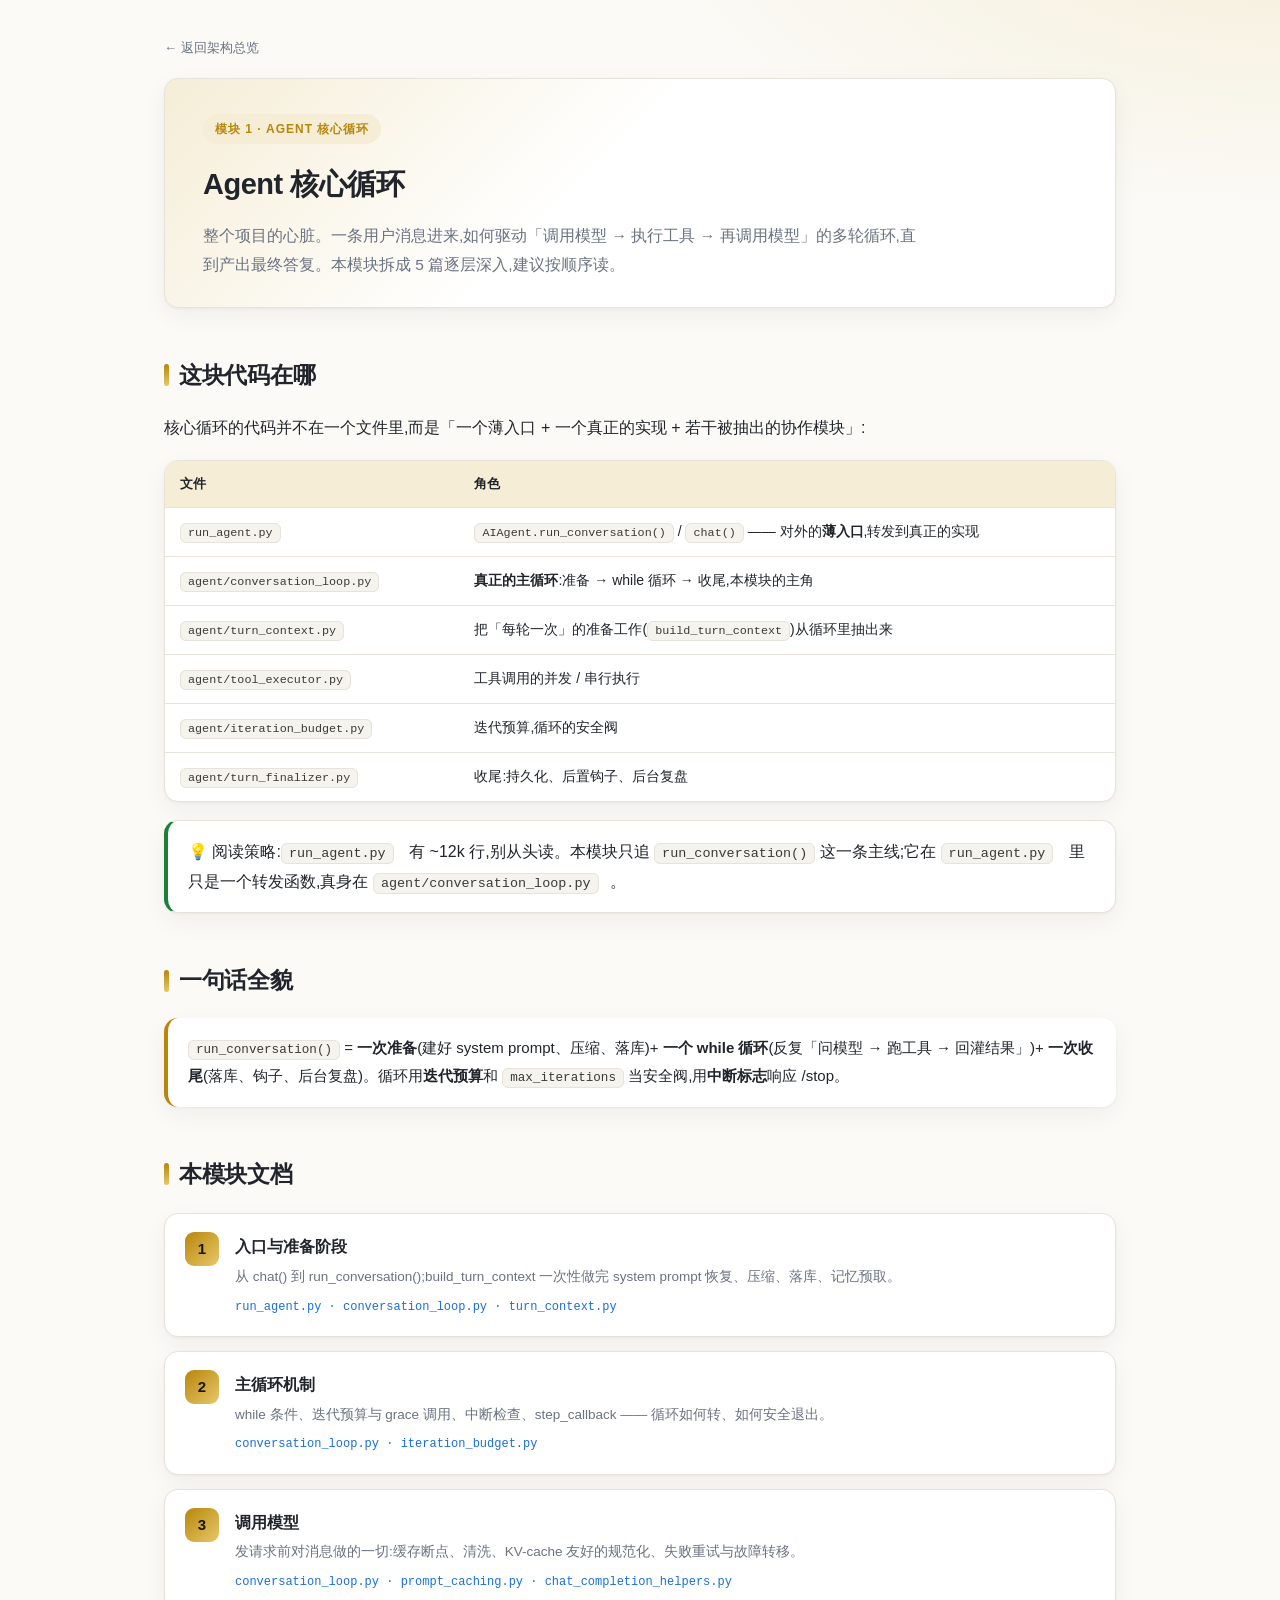
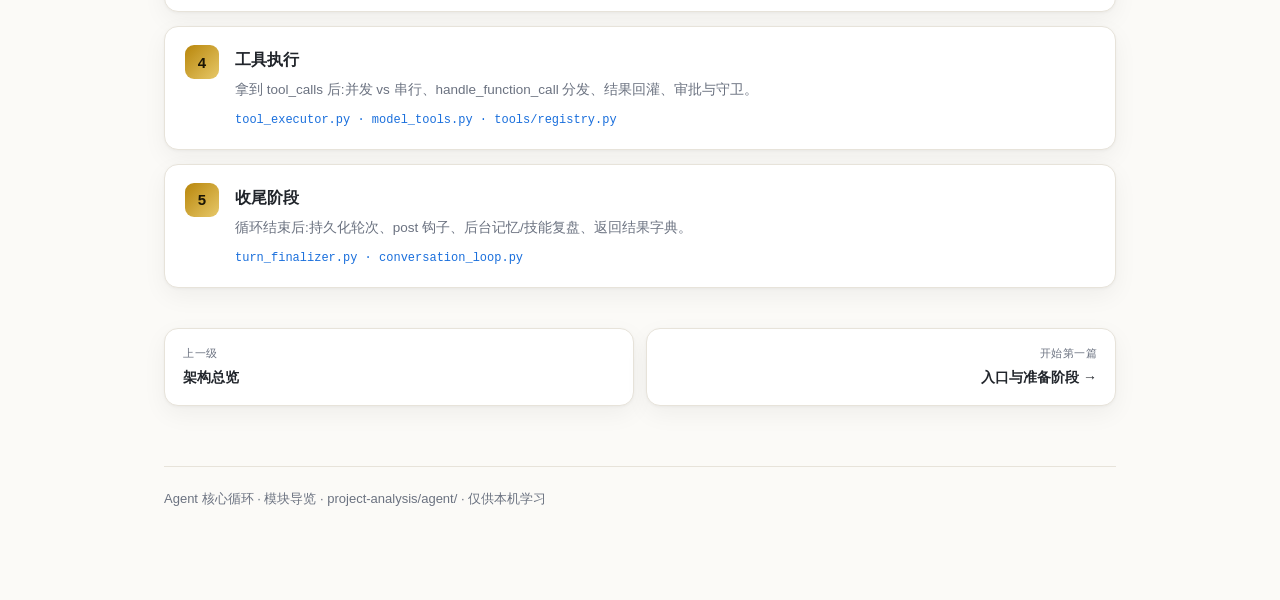
<file: project-analysis/agent/index.html>
<!DOCTYPE html>
<html lang="zh-CN">
<head>
<meta charset="UTF-8">
<meta name="viewport" content="width=device-width, initial-scale=1.0">
<title>Agent 核心循环 · 模块导览</title>
<link rel="stylesheet" href="style.css">
</head>
<body>
<div id="progress"></div>
<div class="container">
<a class="back" href="../index.html">返回架构总览</a>

<div class="hero">
  <span class="badge">模块 1 · Agent 核心循环</span>
  <h1>Agent 核心循环</h1>
  <div class="sub">整个项目的心脏。一条用户消息进来,如何驱动「调用模型 → 执行工具 → 再调用模型」的多轮循环,直到产出最终答复。本模块拆成 5 篇逐层深入,建议按顺序读。</div>
</div>

<h2 id="map">这块代码在哪</h2>
<p>核心循环的代码并不在一个文件里,而是「一个薄入口 + 一个真正的实现 + 若干被抽出的协作模块」:</p>
<table>
<tr><th>文件</th><th>角色</th></tr>
<tr><td><code>run_agent.py</code></td><td><code>AIAgent.run_conversation()</code> / <code>chat()</code> —— 对外的<strong>薄入口</strong>,转发到真正的实现</td></tr>
<tr><td><code>agent/conversation_loop.py</code></td><td><strong>真正的主循环</strong>:准备 → while 循环 → 收尾,本模块的主角</td></tr>
<tr><td><code>agent/turn_context.py</code></td><td>把「每轮一次」的准备工作(<code>build_turn_context</code>)从循环里抽出来</td></tr>
<tr><td><code>agent/tool_executor.py</code></td><td>工具调用的并发 / 串行执行</td></tr>
<tr><td><code>agent/iteration_budget.py</code></td><td>迭代预算,循环的安全阀</td></tr>
<tr><td><code>agent/turn_finalizer.py</code></td><td>收尾:持久化、后置钩子、后台复盘</td></tr>
</table>
<div class="box tip">阅读策略:<code>run_agent.py</code> 有 ~12k 行,别从头读。本模块只追 <code>run_conversation()</code> 这一条主线;它在 <code>run_agent.py</code> 里只是一个转发函数,真身在 <code>agent/conversation_loop.py</code>。</div>

<h2 id="bigpicture">一句话全貌</h2>
<blockquote><code>run_conversation()</code> = <strong>一次准备</strong>(建好 system prompt、压缩、落库)+ <strong>一个 while 循环</strong>(反复「问模型 → 跑工具 → 回灌结果」)+ <strong>一次收尾</strong>(落库、钩子、后台复盘)。循环用<strong>迭代预算</strong>和 <code>max_iterations</code> 当安全阀,用<strong>中断标志</strong>响应 /stop。</blockquote>

<h2 id="docs">本模块文档</h2>
<div class="toc">
  <a href="01-entry-setup.html">
    <div class="n">1</div>
    <div class="tc-body">
      <div class="tc-title">入口与准备阶段</div>
      <div class="tc-desc">从 chat() 到 run_conversation();build_turn_context 一次性做完 system prompt 恢复、压缩、落库、记忆预取。</div>
      <div class="tc-files">run_agent.py · conversation_loop.py · turn_context.py</div>
    </div>
  </a>
  <a href="02-main-loop.html">
    <div class="n">2</div>
    <div class="tc-body">
      <div class="tc-title">主循环机制</div>
      <div class="tc-desc">while 条件、迭代预算与 grace 调用、中断检查、step_callback —— 循环如何转、如何安全退出。</div>
      <div class="tc-files">conversation_loop.py · iteration_budget.py</div>
    </div>
  </a>
  <a href="03-llm-call.html">
    <div class="n">3</div>
    <div class="tc-body">
      <div class="tc-title">调用模型</div>
      <div class="tc-desc">发请求前对消息做的一切:缓存断点、清洗、KV-cache 友好的规范化、失败重试与故障转移。</div>
      <div class="tc-files">conversation_loop.py · prompt_caching.py · chat_completion_helpers.py</div>
    </div>
  </a>
  <a href="04-tool-execution.html">
    <div class="n">4</div>
    <div class="tc-body">
      <div class="tc-title">工具执行</div>
      <div class="tc-desc">拿到 tool_calls 后:并发 vs 串行、handle_function_call 分发、结果回灌、审批与守卫。</div>
      <div class="tc-files">tool_executor.py · model_tools.py · tools/registry.py</div>
    </div>
  </a>
  <a href="05-finalize.html">
    <div class="n">5</div>
    <div class="tc-body">
      <div class="tc-title">收尾阶段</div>
      <div class="tc-desc">循环结束后:持久化轮次、post 钩子、后台记忆/技能复盘、返回结果字典。</div>
      <div class="tc-files">turn_finalizer.py · conversation_loop.py</div>
    </div>
  </a>
</div>

<div class="docnav">
  <a href="../index.html">
    <div class="label">上一级</div>
    <div class="title">架构总览</div>
  </a>
  <a class="next" href="01-entry-setup.html">
    <div class="label">开始第一篇</div>
    <div class="title">入口与准备阶段 →</div>
  </a>
</div>

<footer>Agent 核心循环 · 模块导览 · project-analysis/agent/ · 仅供本机学习</footer>
</div>
<script src="../vscode-links.js"></script>
<script>
  const bar = document.getElementById('progress');
  const onScroll = () => { const h=document.documentElement; const sc=h.scrollTop||document.body.scrollTop;
    const max=h.scrollHeight-h.clientHeight; bar.style.width=(max>0?(sc/max)*100:0)+'%'; };
  document.addEventListener('scroll', onScroll, { passive:true }); onScroll();
</script>
</body>
</html>
</file>
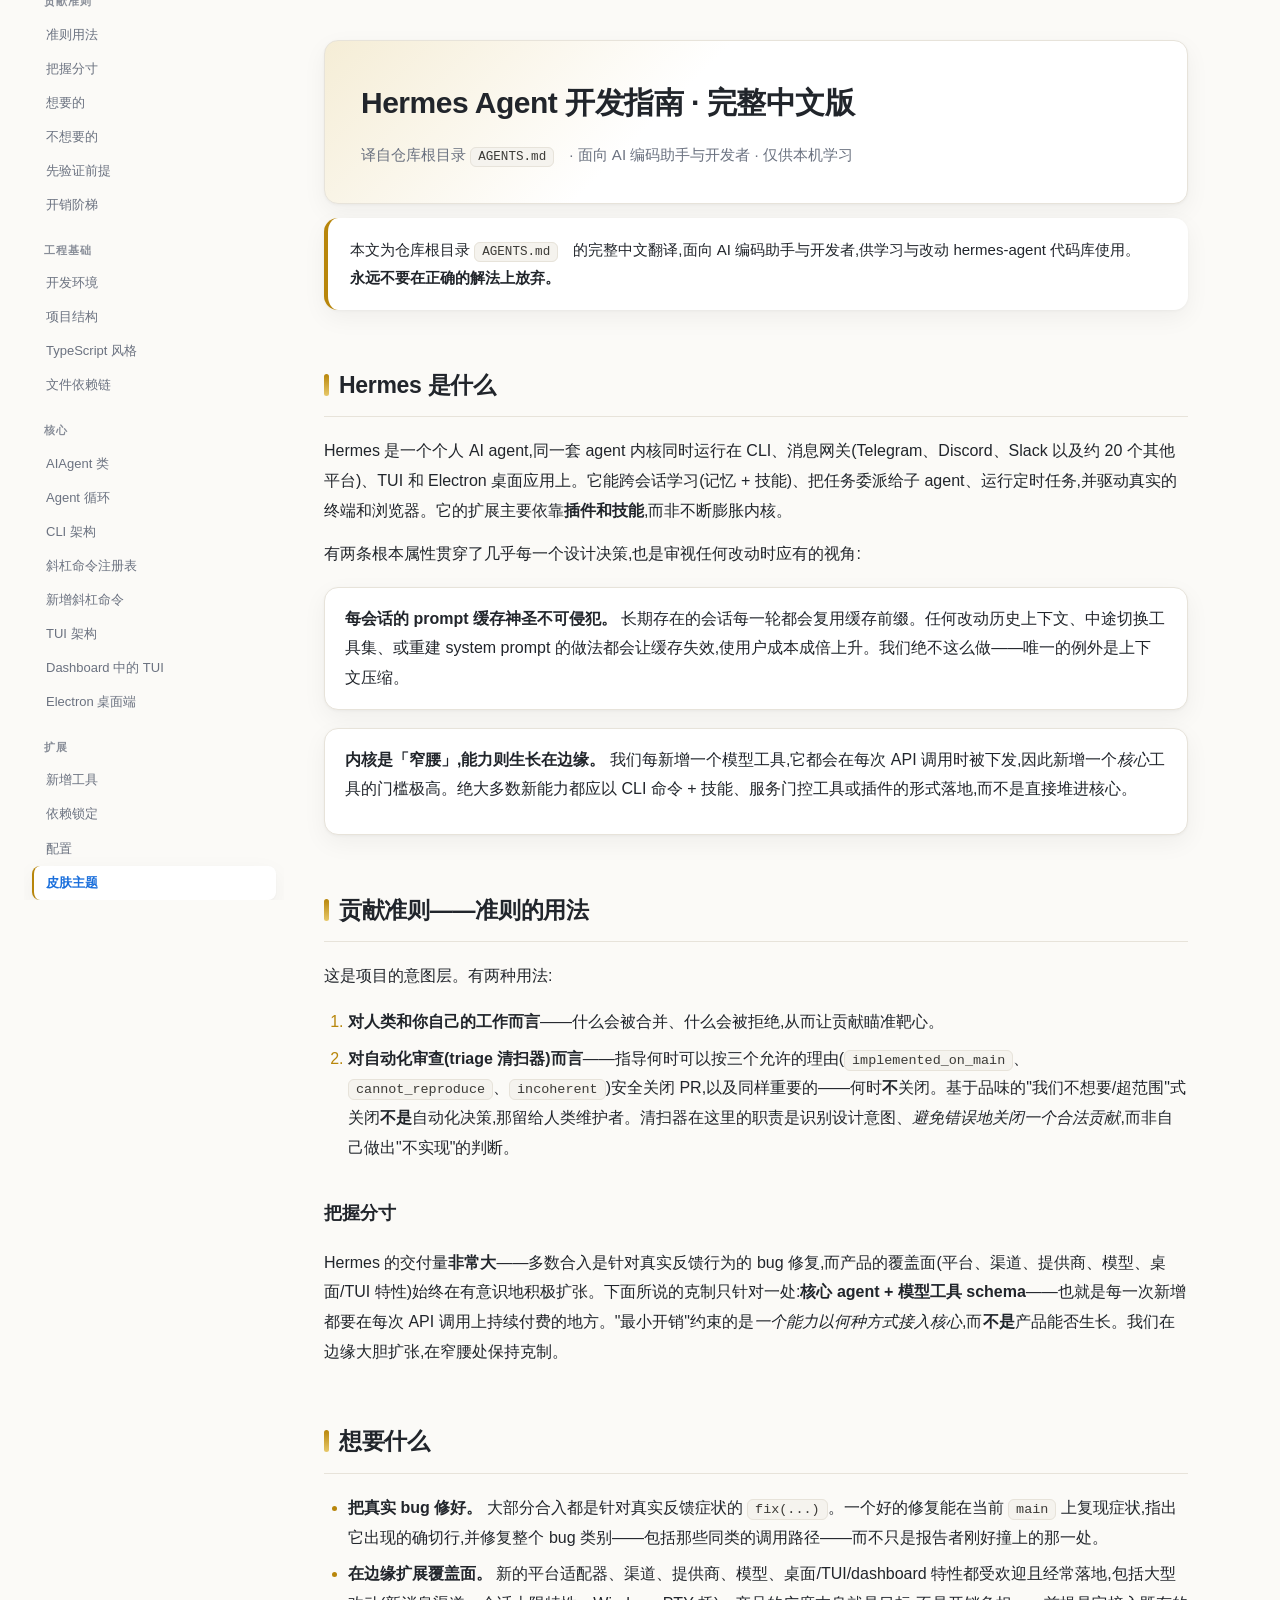
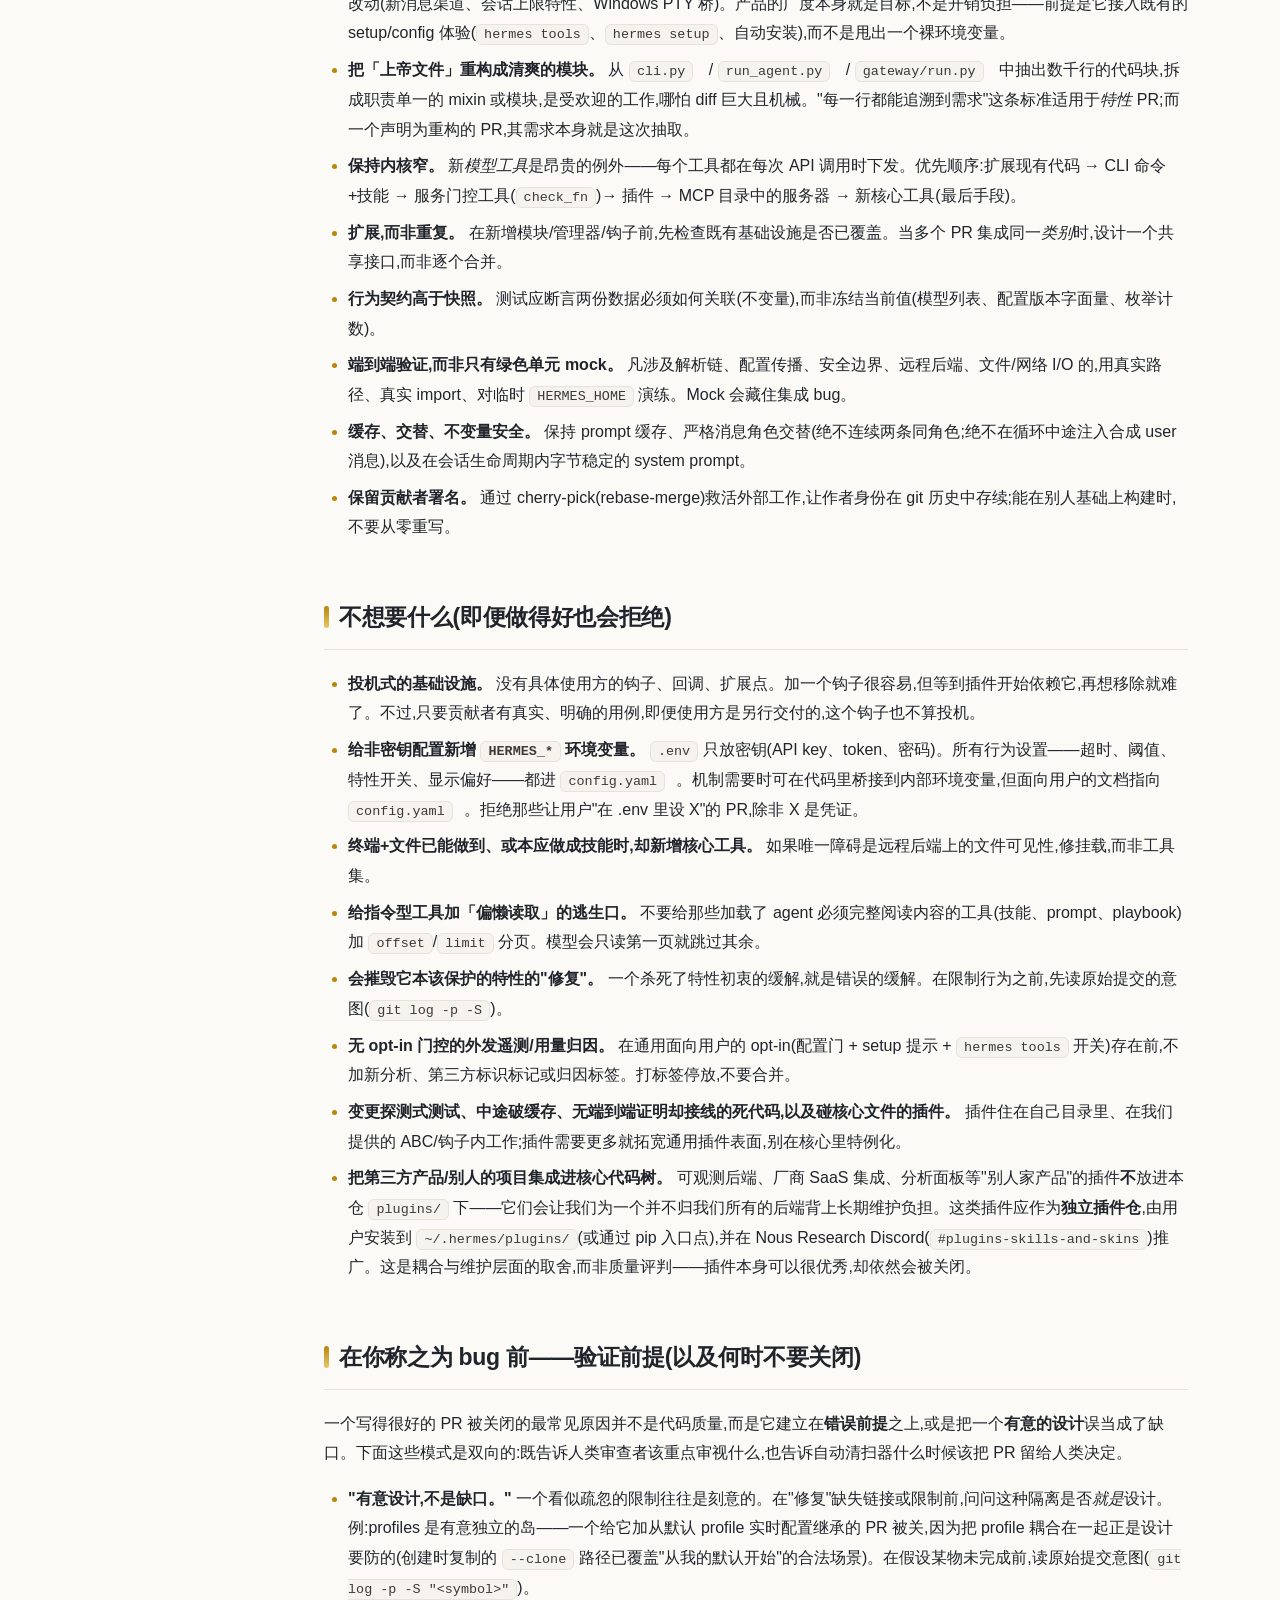
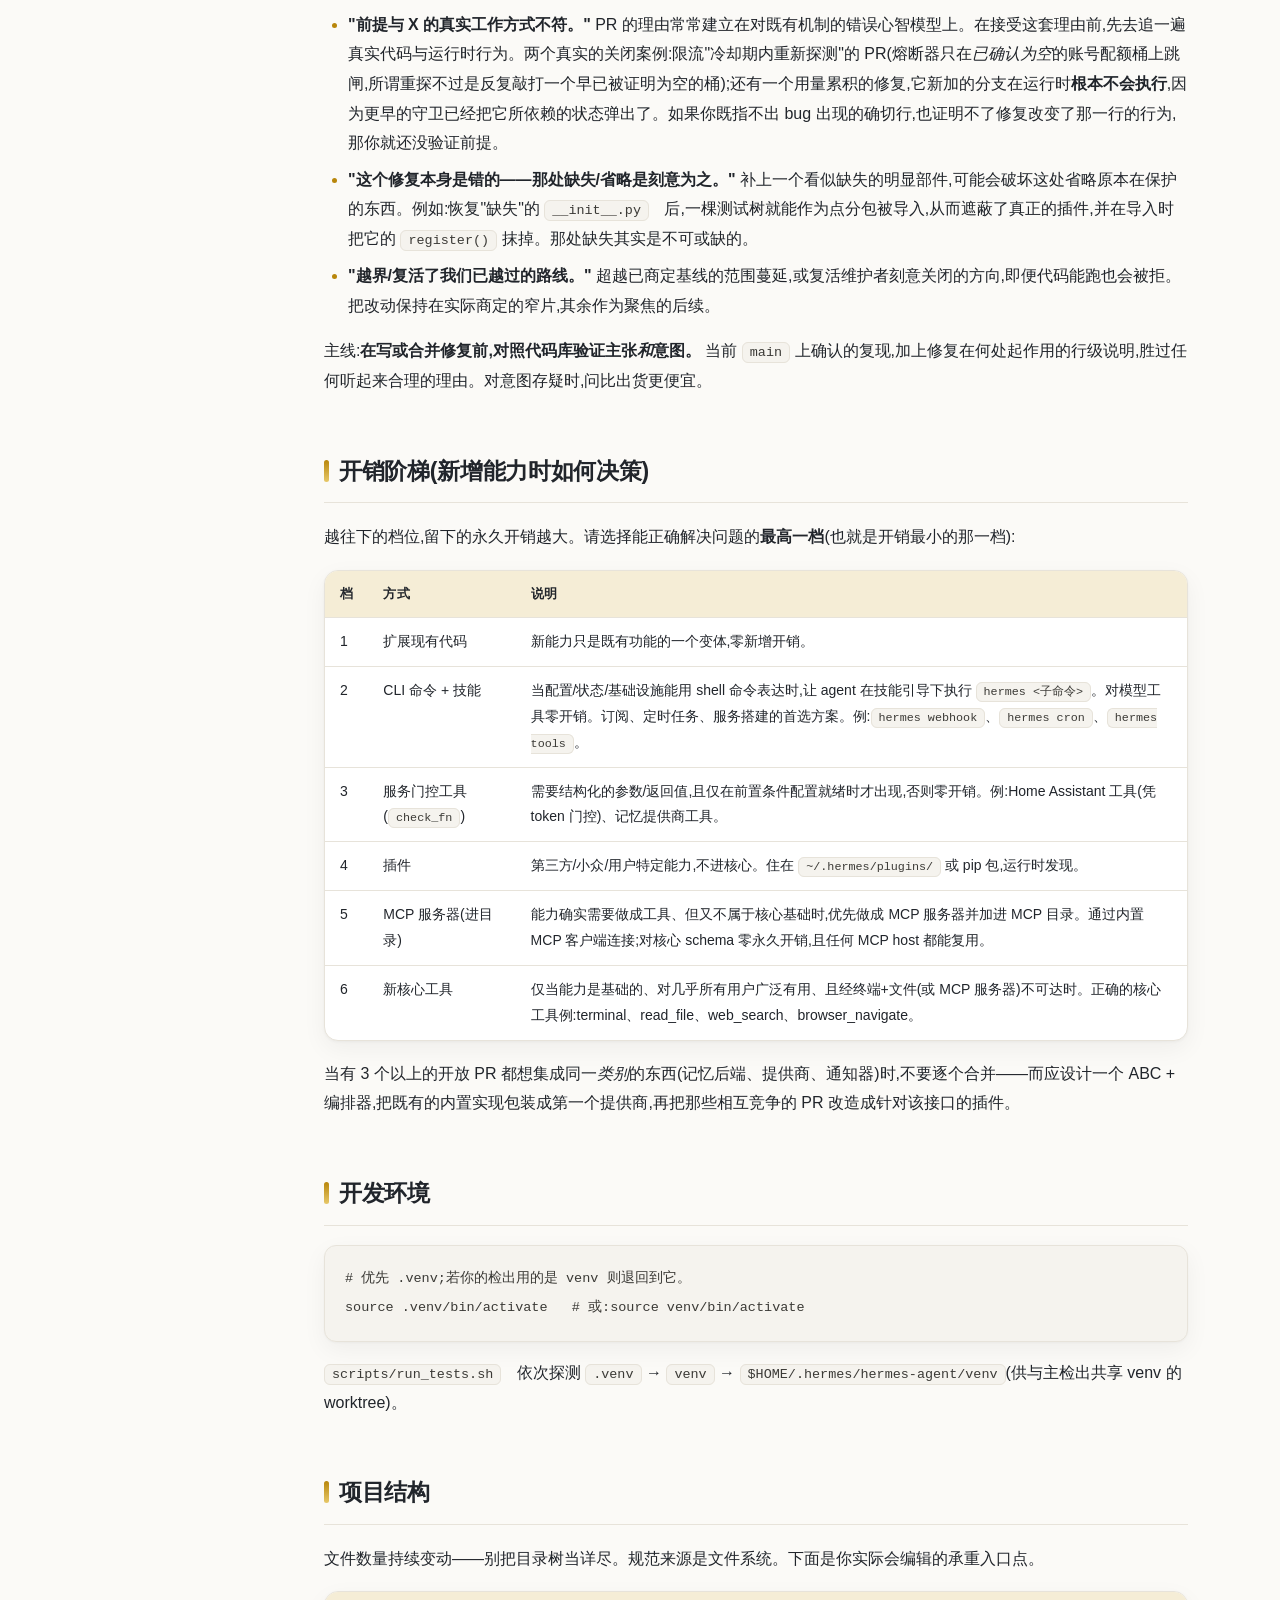
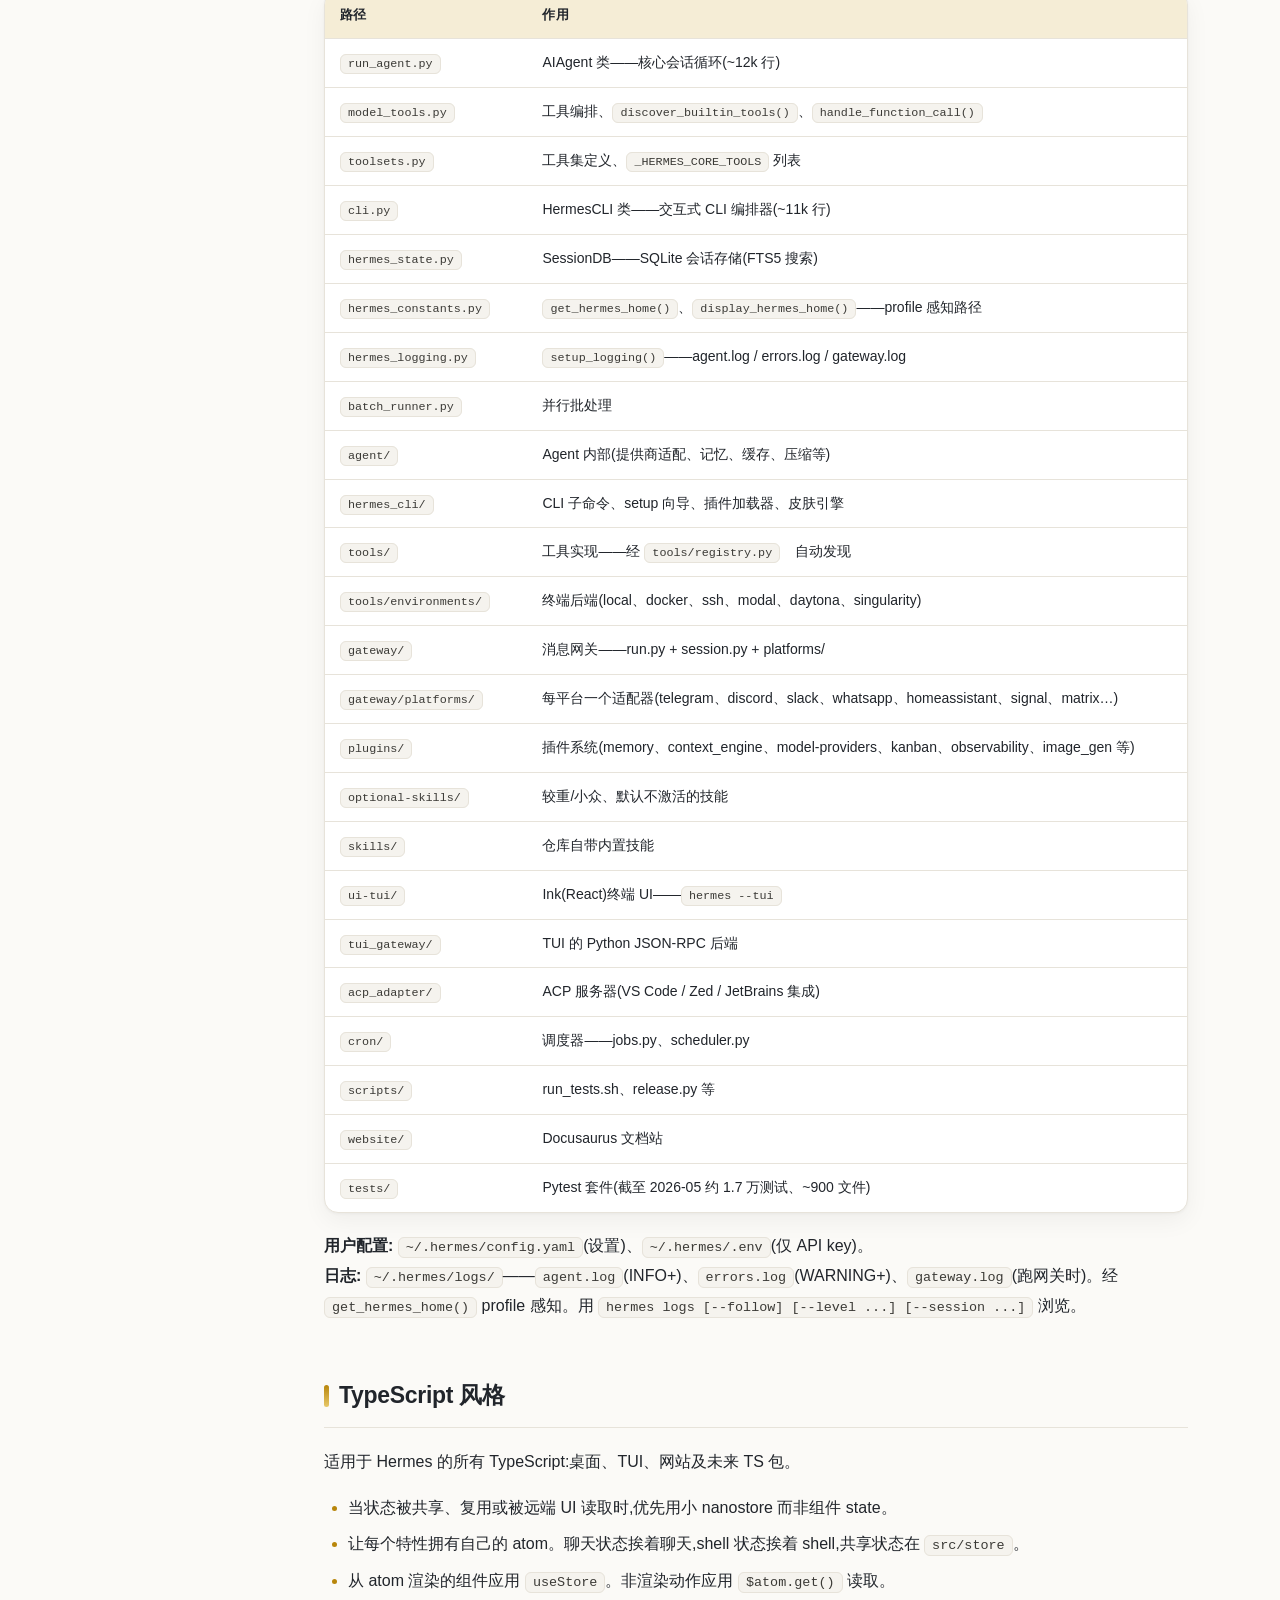
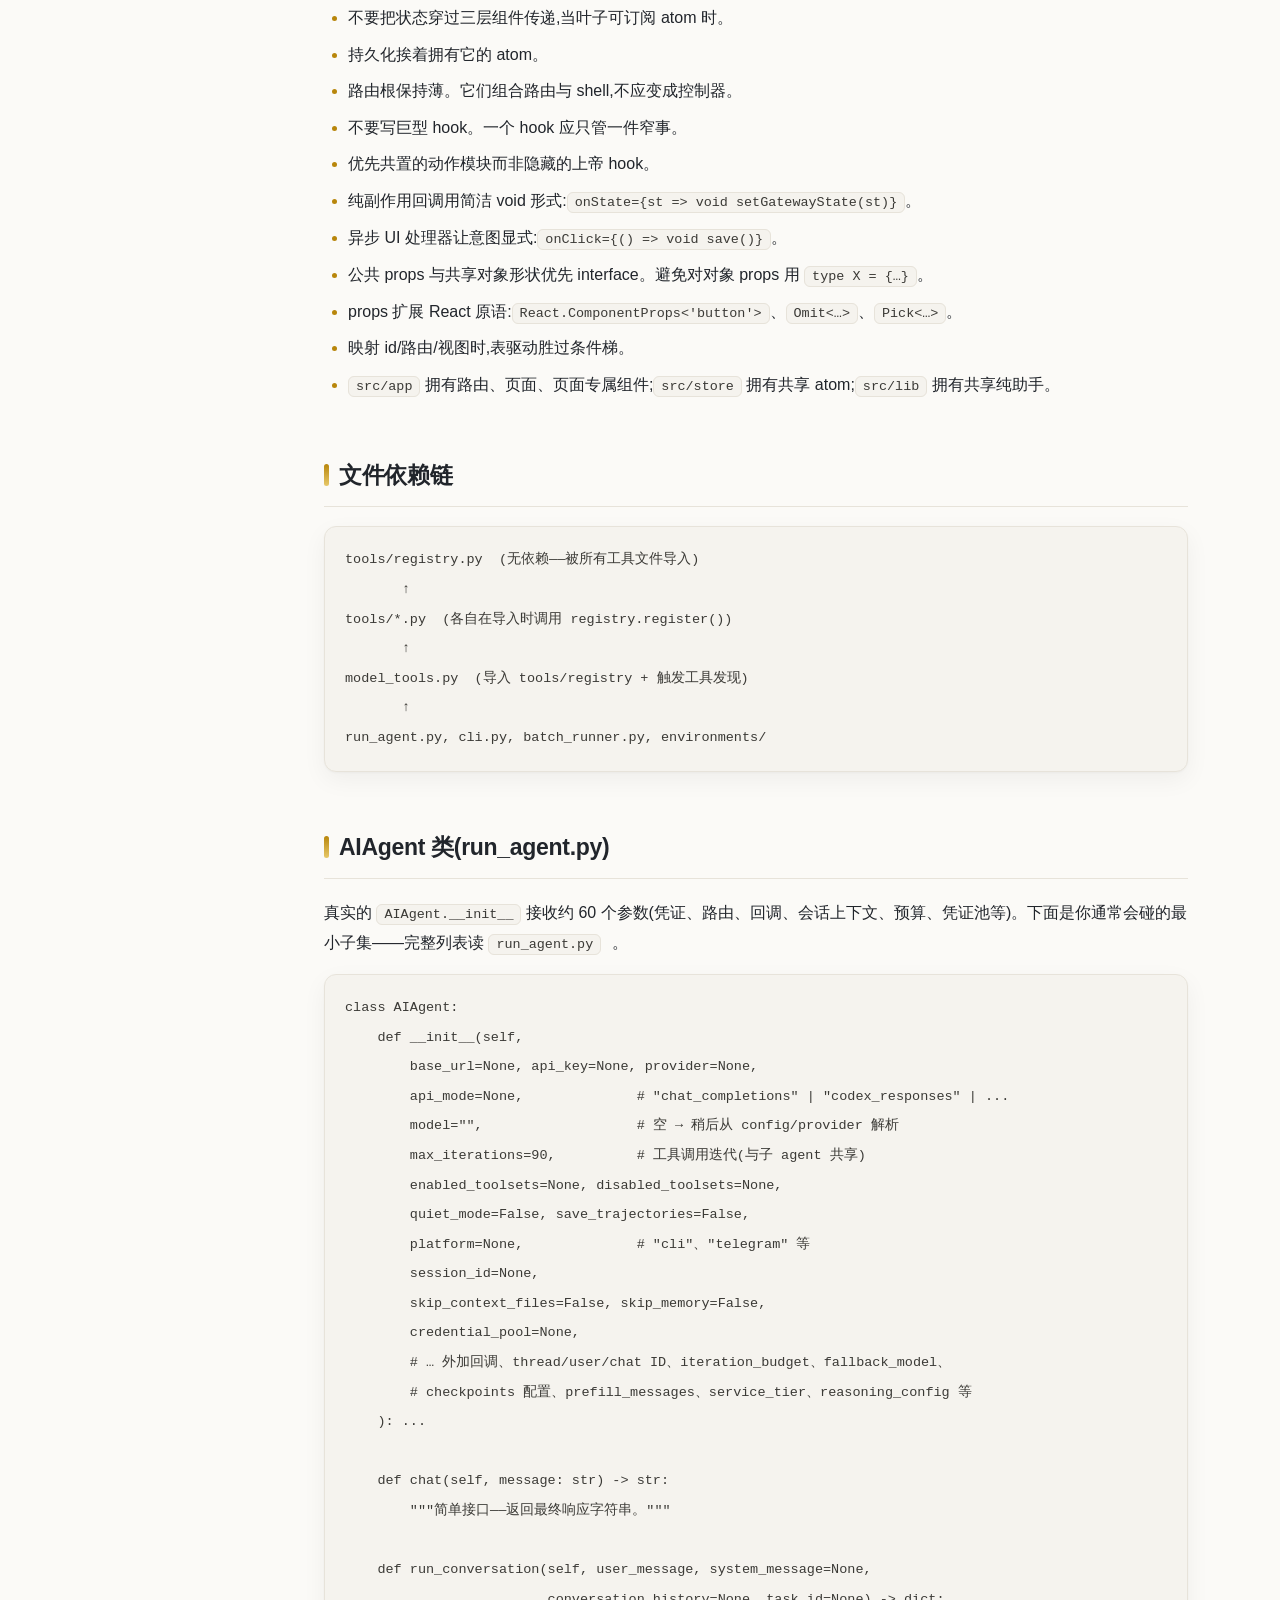
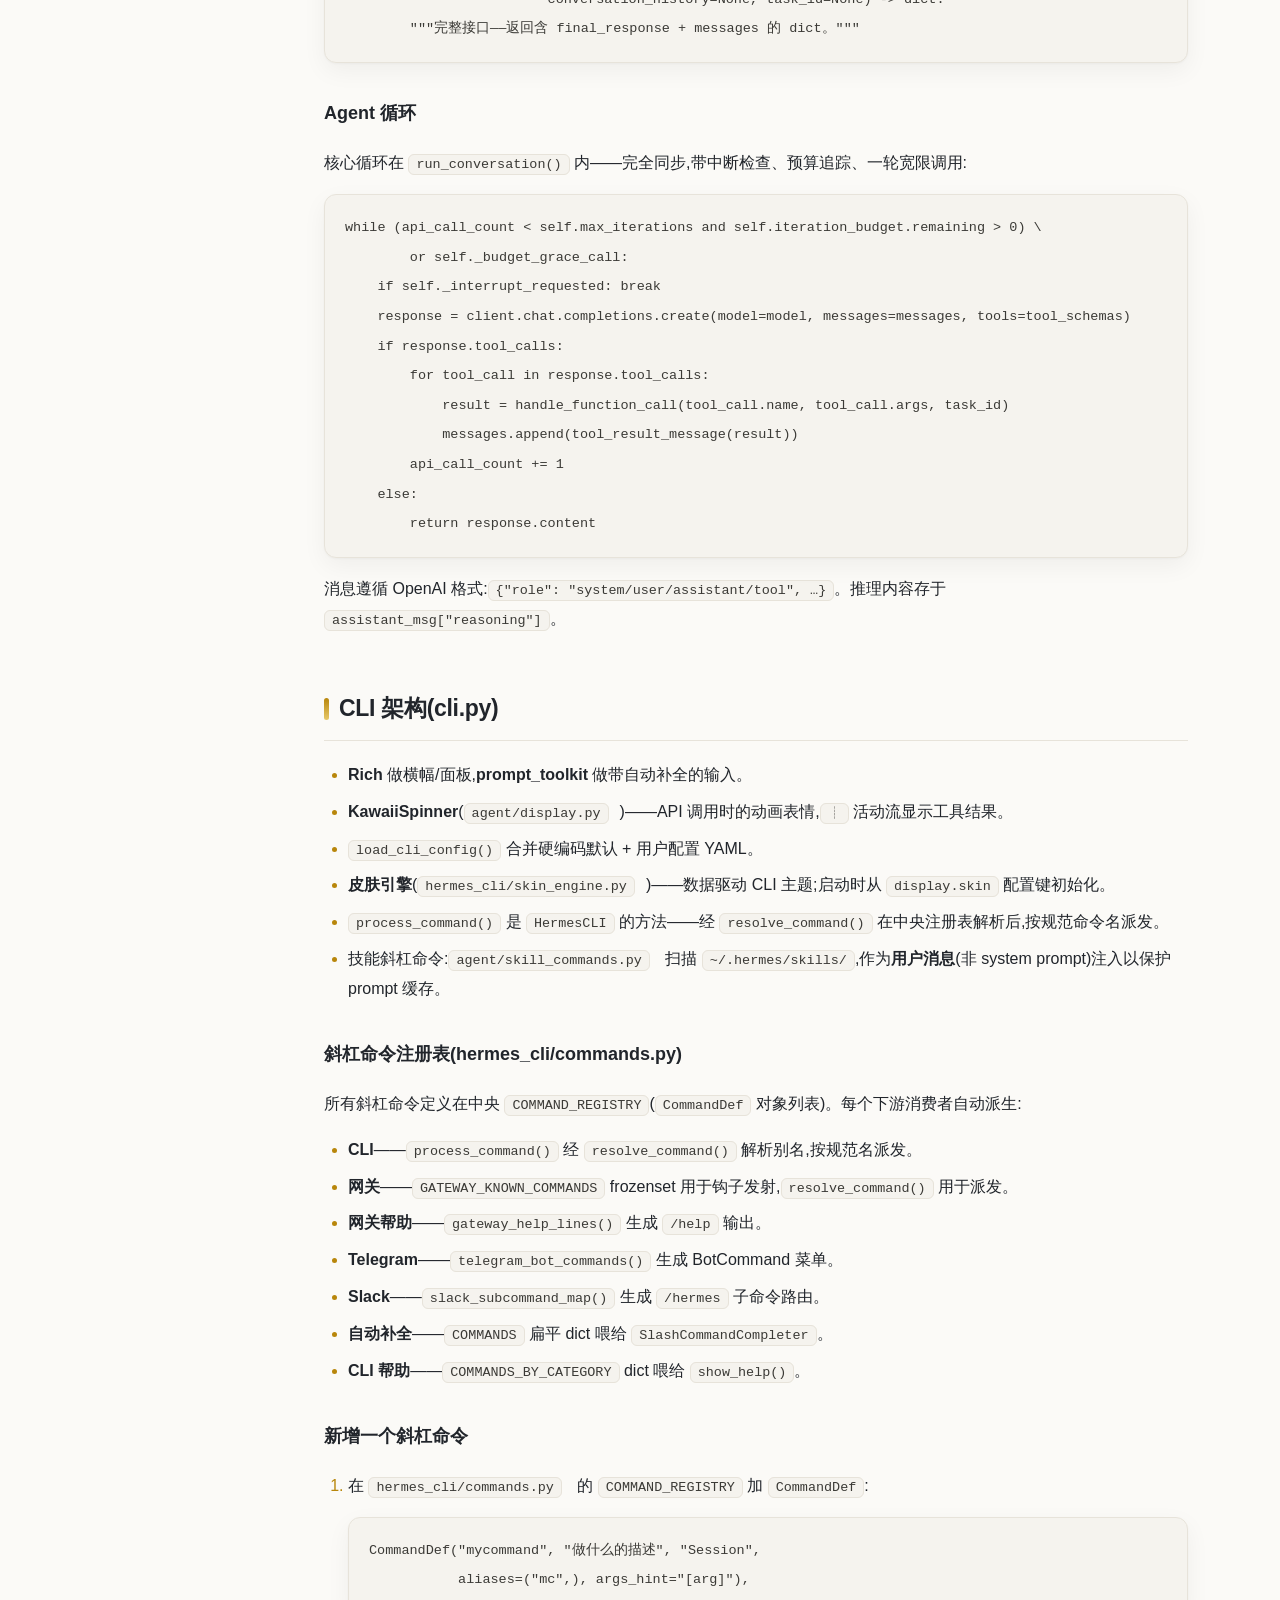
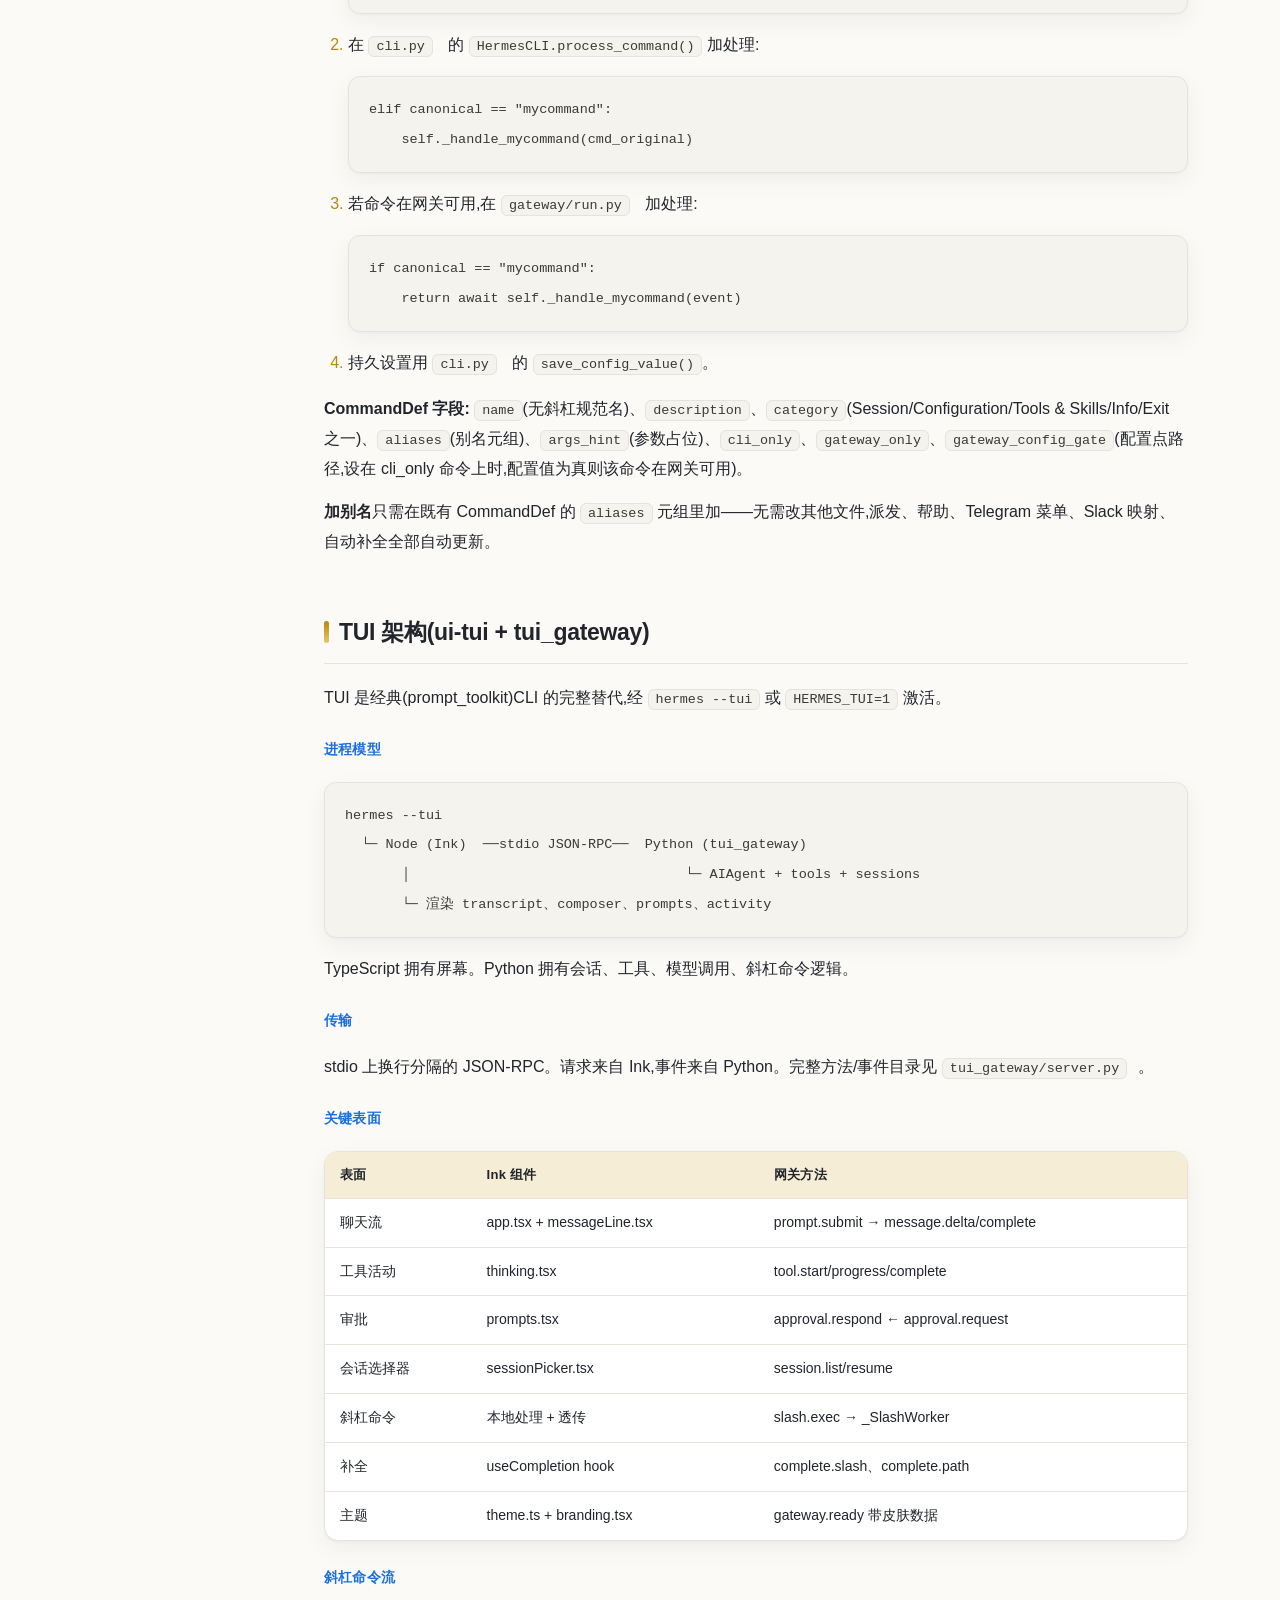
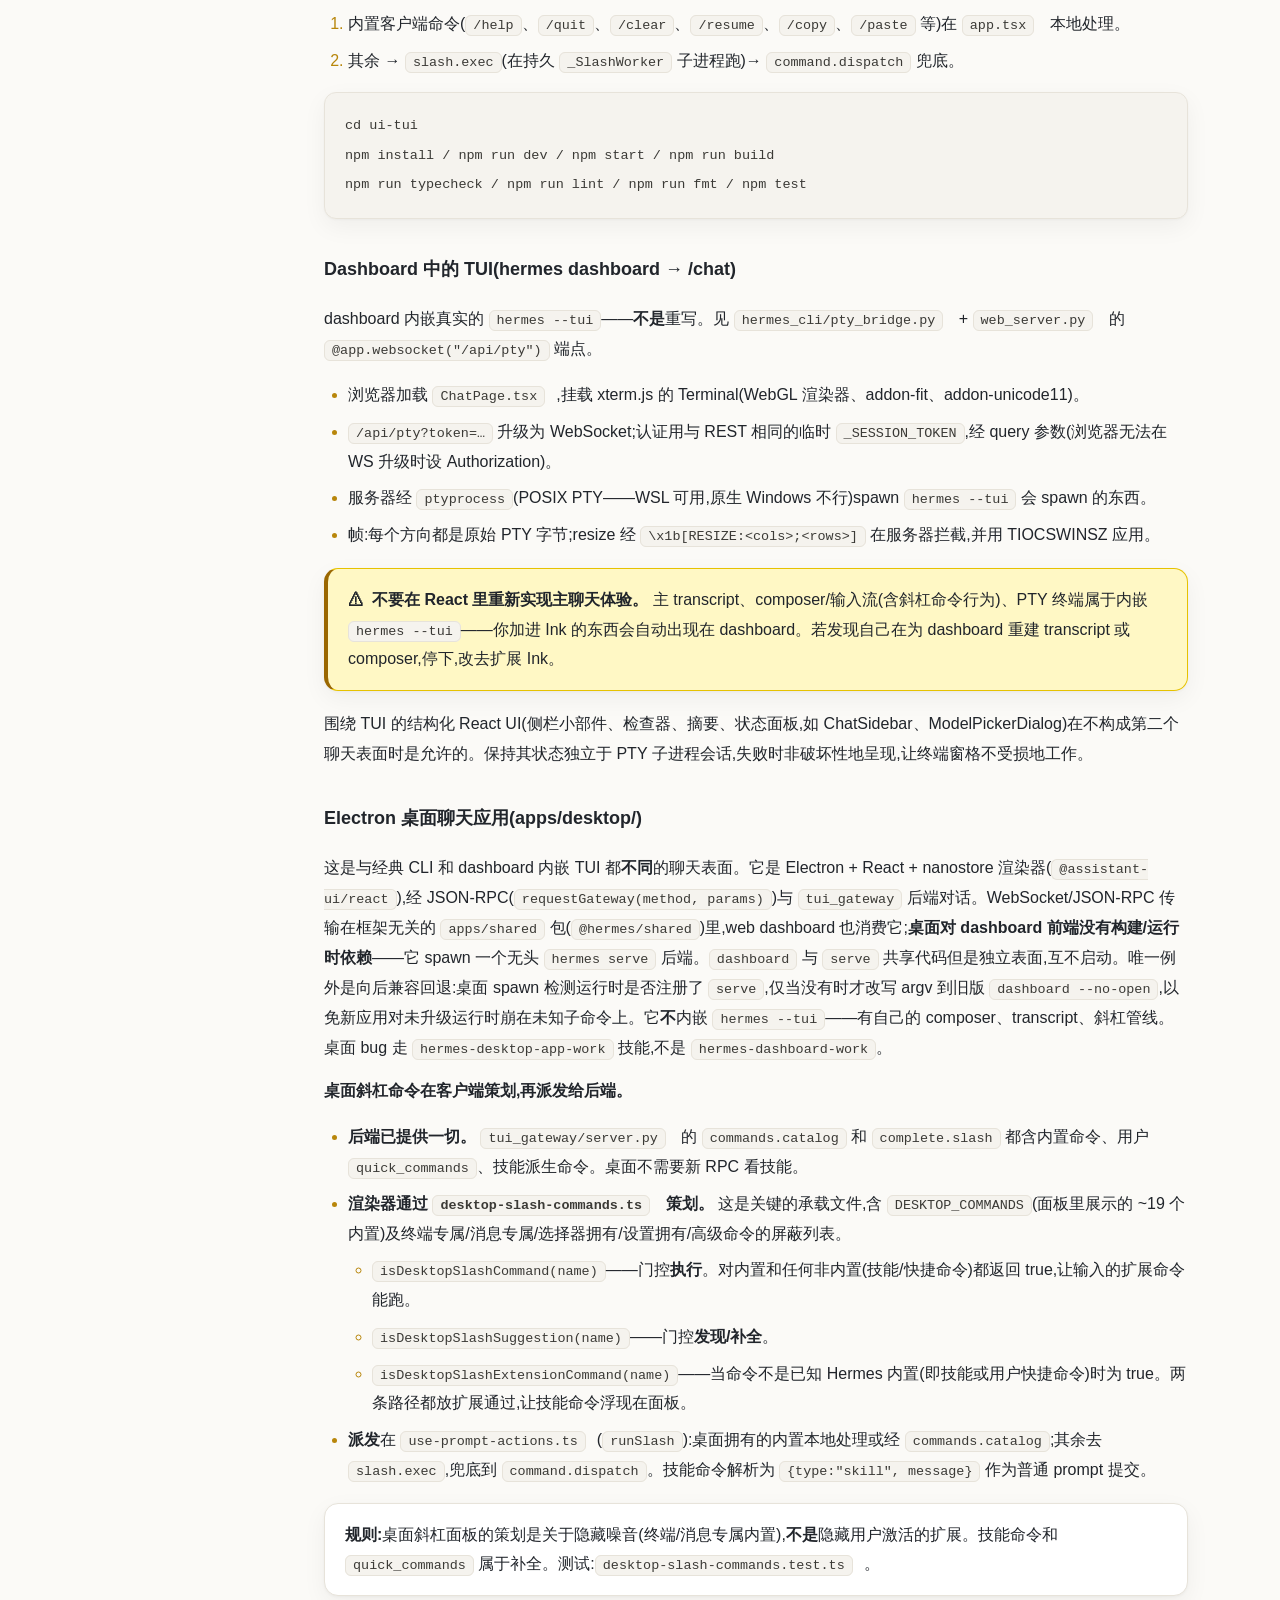
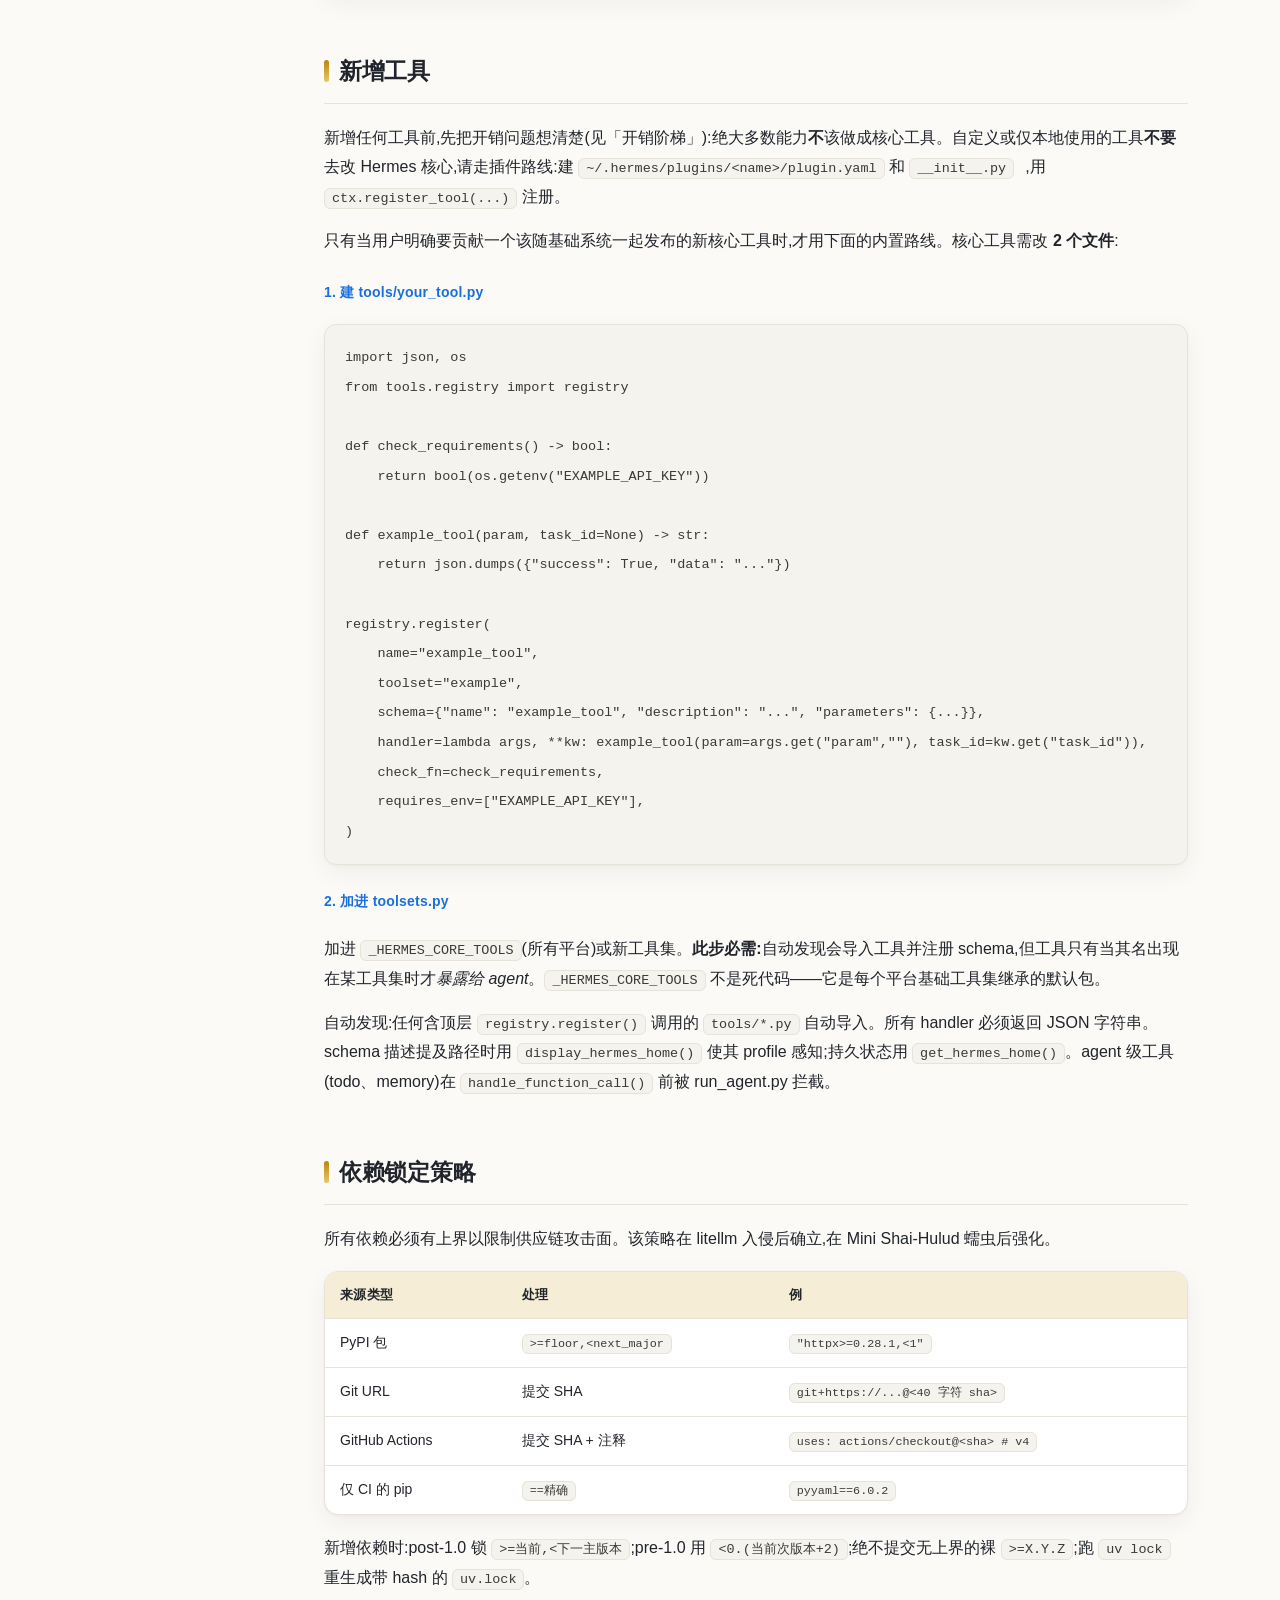
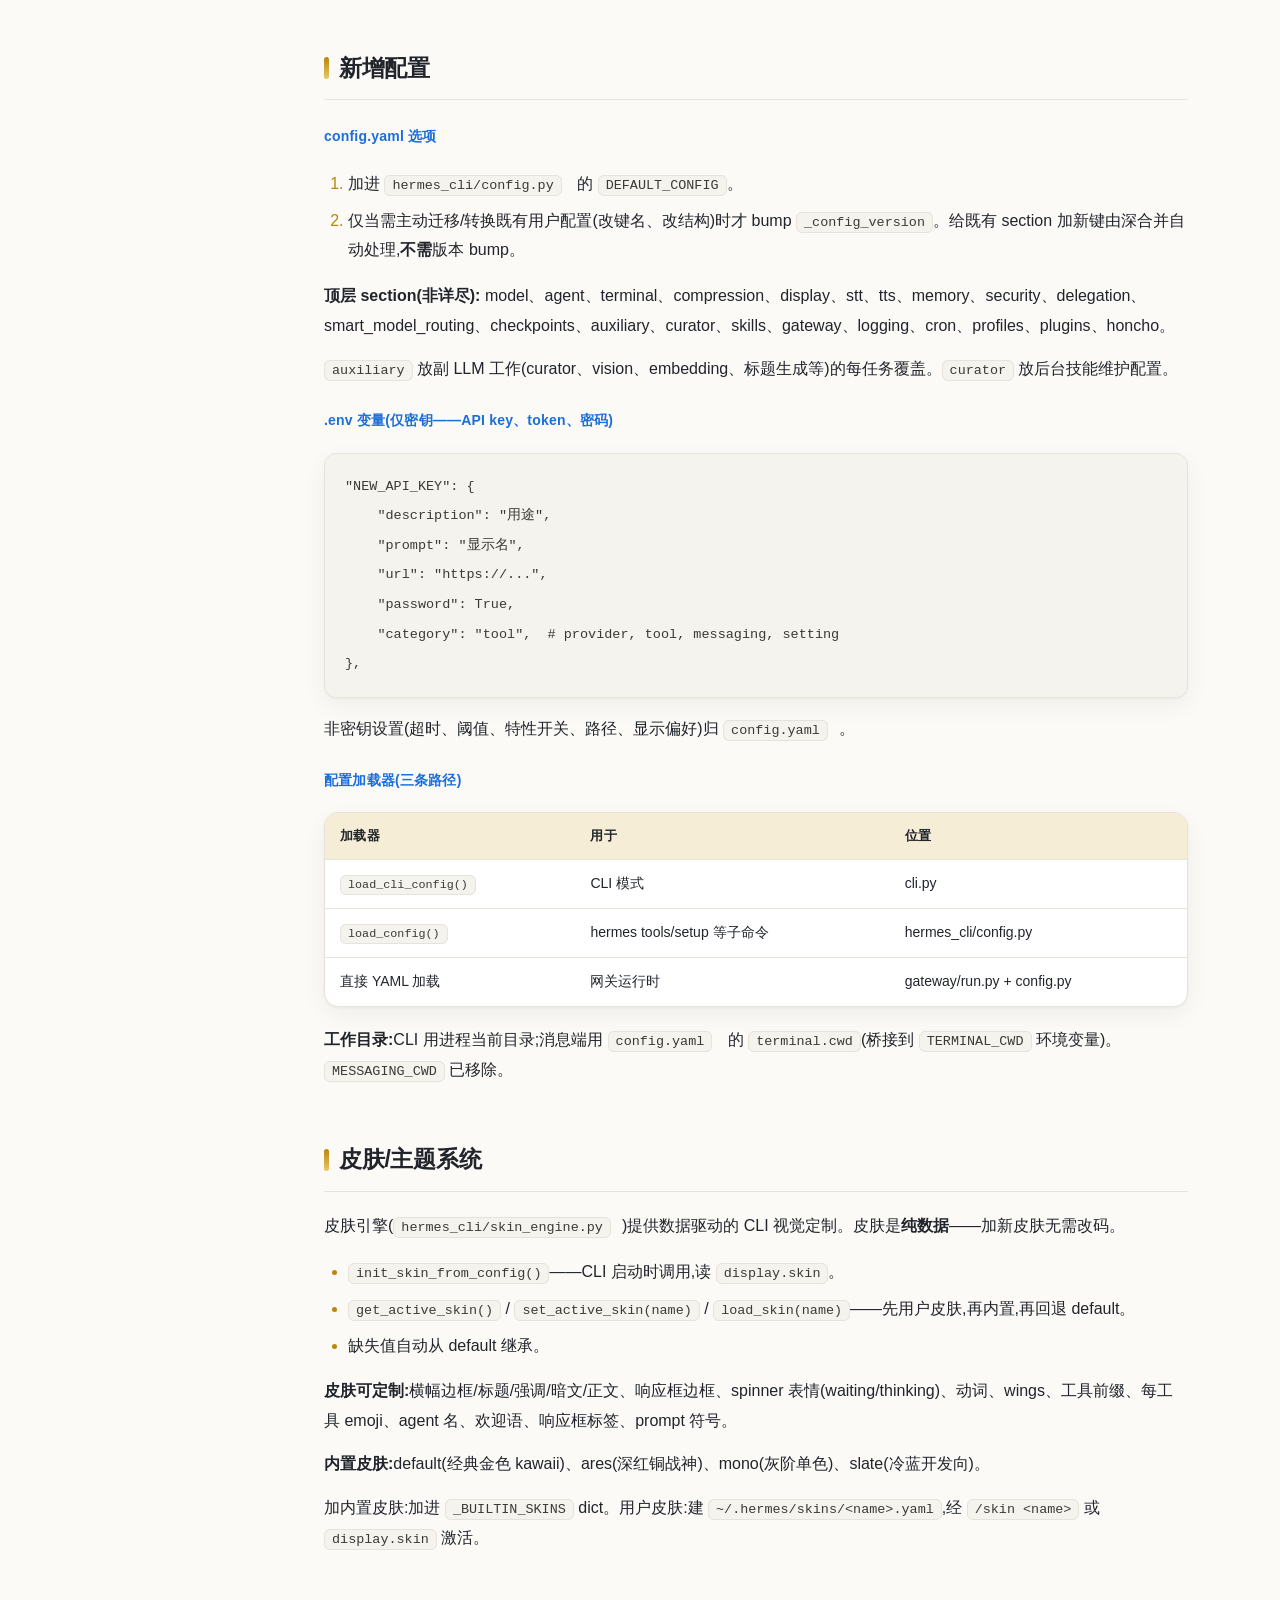
<file: project-analysis/AGENTS.zh.html>
<!DOCTYPE html>
<html lang="zh-CN">
<head>
<meta charset="UTF-8">
<meta name="viewport" content="width=device-width, initial-scale=1.0">
<title>Hermes Agent 开发指南 · 完整中文版</title>
<style>
  :root {
    --bg:#fbfaf7; --panel:#ffffff; --fg:#21252b; --muted:#6b7280; --border:#e7e3da;
    --accent:#b8860b; --accent-soft:#f5edd6; --accent2:#1a6fdc;
    --code-bg:#f5f3ee; --code-fg:#3b3a36;
    --warn:#9a6700; --warn-bg:#fff8c5; --ok:#1a7f37; --ok-bg:#dafbe1; --bad:#cf222e; --bad-bg:#ffebe9;
    --shadow:0 1px 3px rgba(0,0,0,.04), 0 8px 24px rgba(0,0,0,.05);
    --radius:14px;
  }
  @media (prefers-color-scheme: dark) {
    :root { --bg:#0b0e14; --panel:#11161f; --fg:#e6edf3; --muted:#9aa4b2; --border:#222a36;
            --accent:#e3b341; --accent-soft:#231d10; --accent2:#58a6ff;
            --code-bg:#0d1117; --code-fg:#c9d1d9;
            --warn-bg:#2d2a00; --ok-bg:#0f2417; --bad-bg:#2d0f12;
            --shadow:0 1px 3px rgba(0,0,0,.3), 0 8px 30px rgba(0,0,0,.4); }
  }
  * { box-sizing:border-box; }
  html { scroll-behavior:smooth; }
  body { margin:0; font-family:-apple-system,BlinkMacSystemFont,"PingFang SC","Segoe UI",Roboto,Helvetica,Arial,sans-serif;
         color:var(--fg); background:
           radial-gradient(1200px 600px at 100% -5%, var(--accent-soft), transparent 55%),
           var(--bg);
         line-height:1.85; font-size:16px; -webkit-font-smoothing:antialiased; }
  .wrap { display:flex; gap:32px; max-width:1300px; margin:0 auto; padding:0 24px; }

  /* ── 侧边导航 ── */
  nav { position:sticky; top:0; align-self:flex-start; width:260px; height:100vh; overflow-y:auto;
        padding:28px 8px 40px; font-size:13px; flex-shrink:0; }
  nav::-webkit-scrollbar { width:8px; }
  nav::-webkit-scrollbar-thumb { background:var(--border); border-radius:8px; }
  nav .brand { display:flex; align-items:center; gap:9px; font-weight:800; font-size:15px;
               color:var(--fg); padding:0 12px 18px; letter-spacing:.3px; }
  nav .brand .dot { width:10px; height:10px; border-radius:50%;
                    background:linear-gradient(135deg,var(--accent),#e7c869); box-shadow:0 0 0 4px var(--accent-soft); }
  nav a { display:block; color:var(--muted); text-decoration:none; padding:5px 12px; border-radius:8px;
          border-left:2px solid transparent; transition:all .15s; }
  nav a:hover { color:var(--fg); background:var(--panel); }
  nav a.active { color:var(--accent2); background:var(--panel); border-left-color:var(--accent);
                 font-weight:600; box-shadow:var(--shadow); }
  nav strong { color:var(--muted); display:block; margin:18px 12px 6px; font-size:11px;
               letter-spacing:1px; text-transform:uppercase; opacity:.8; }

  /* ── 正文 ── */
  main { flex:1; min-width:0; max-width:880px; padding:40px 8px 80px; }

  .hero { background:var(--panel); border:1px solid var(--border); border-radius:var(--radius);
          padding:34px 36px; box-shadow:var(--shadow); margin-bottom:14px;
          background-image:linear-gradient(135deg, var(--accent-soft) 0%, transparent 40%); }
  .hero h1 { margin:0; border:none; }
  .hero .sub { color:var(--muted); margin-top:10px; font-size:15px; }

  h1 { font-size:30px; font-weight:800; letter-spacing:-.5px; }
  h2 { font-size:23px; font-weight:700; margin-top:54px; padding-bottom:10px; letter-spacing:-.3px;
       border-bottom:1px solid var(--border); scroll-margin-top:20px;
       display:flex; align-items:center; gap:10px; }
  h2::before { content:""; width:5px; height:22px; border-radius:3px;
               background:linear-gradient(180deg,var(--accent),#e7c869); }
  h3 { font-size:18px; font-weight:700; margin-top:34px; scroll-margin-top:20px; }
  h4 { font-size:14px; font-weight:700; margin-top:24px; color:var(--accent2);
       text-transform:none; letter-spacing:.2px; }

  p { margin:14px 0; }
  a { color:var(--accent2); }

  code { background:var(--code-bg); padding:2px 7px; border-radius:6px; font-size:84%;
         color:var(--code-fg); font-family:"SF Mono",Menlo,Consolas,monospace;
         border:1px solid var(--border); }
  pre { background:var(--code-bg); padding:18px 20px; border-radius:12px; overflow-x:auto;
        border:1px solid var(--border); box-shadow:var(--shadow); position:relative; }
  pre code { background:none; padding:0; border:none; font-size:13.5px; line-height:1.7; }
  pre::-webkit-scrollbar { height:8px; }
  pre::-webkit-scrollbar-thumb { background:var(--border); border-radius:8px; }

  .pill { display:inline-block; padding:3px 12px; border-radius:20px; font-size:12px; font-weight:700;
          letter-spacing:.3px; }
  .want { background:var(--ok-bg); color:var(--ok); } .nope { background:var(--bad-bg); color:var(--bad); }

  blockquote { border:none; margin:0 0 18px; padding:18px 22px; background:var(--panel);
               border-radius:var(--radius); box-shadow:var(--shadow);
               border-left:4px solid var(--accent); font-size:15px; }

  .box { border:1px solid var(--border); border-radius:var(--radius); padding:16px 20px; margin:18px 0;
         background:var(--panel); box-shadow:var(--shadow); }
  .warn { background:linear-gradient(0deg, var(--warn-bg), var(--warn-bg)); border-color:#e6c200;
          border-left:4px solid var(--warn); }
  .warn::before { content:"⚠"; font-weight:700; margin-right:8px; }

  table { border-collapse:separate; border-spacing:0; width:100%; margin:18px 0; font-size:14px;
          background:var(--panel); border:1px solid var(--border); border-radius:var(--radius);
          overflow:hidden; box-shadow:var(--shadow); }
  th,td { padding:11px 15px; text-align:left; vertical-align:top; border-bottom:1px solid var(--border); }
  tr:last-child td { border-bottom:none; }
  th { background:var(--accent-soft); font-weight:700; color:var(--fg); font-size:13px;
       letter-spacing:.3px; }
  tbody tr:hover, table tr:hover { background:var(--code-bg); }

  ul,ol { padding-left:24px; }
  li { margin:7px 0; }
  li::marker { color:var(--accent); }

  footer { margin-top:64px; color:var(--muted); font-size:13px; border-top:1px solid var(--border);
           padding-top:20px; }

  /* 阅读进度条 */
  #progress { position:fixed; top:0; left:0; height:3px; width:0;
              background:linear-gradient(90deg,var(--accent),#e7c869); z-index:99; transition:width .1s; }

  @media (max-width:880px) {
    nav { display:none; }
    .wrap { padding:0 16px; }
    main { padding:24px 0 60px; }
  }
</style>
</head>
<body>
<div id="progress"></div>
<div class="wrap">
<nav>
  <div class="brand"><span class="dot"></span>Hermes 指南</div>
  <strong>开篇</strong>
  <a href="#intro">Hermes 是什么</a>
  <a href="#two">两条核心属性</a>
  <strong>贡献准则</strong>
  <a href="#rubric">准则用法</a>
  <a href="#balance">把握分寸</a>
  <a href="#want">想要的</a>
  <a href="#dontwant">不想要的</a>
  <a href="#premise">先验证前提</a>
  <a href="#ladder">开销阶梯</a>
  <strong>工程基础</strong>
  <a href="#env">开发环境</a>
  <a href="#struct">项目结构</a>
  <a href="#ts">TypeScript 风格</a>
  <a href="#chain">文件依赖链</a>
  <strong>核心</strong>
  <a href="#agent">AIAgent 类</a>
  <a href="#loop">Agent 循环</a>
  <a href="#cli">CLI 架构</a>
  <a href="#slashreg">斜杠命令注册表</a>
  <a href="#addslash">新增斜杠命令</a>
  <a href="#tui">TUI 架构</a>
  <a href="#dash">Dashboard 中的 TUI</a>
  <a href="#desktop">Electron 桌面端</a>
  <strong>扩展</strong>
  <a href="#tools">新增工具</a>
  <a href="#pin">依赖锁定</a>
  <a href="#config">配置</a>
  <a href="#skin">皮肤主题</a>
  <a href="#plugins">插件</a>
  <a href="#skills">技能</a>
  <a href="#toolsets">工具集</a>
  <strong>系统能力</strong>
  <a href="#delegate">委派</a>
  <a href="#curator">Curator</a>
  <a href="#cron">Cron</a>
  <a href="#kanban">Kanban</a>
  <strong>策略与坑</strong>
  <a href="#policy">重要策略</a>
  <a href="#profile">Profiles</a>
  <a href="#pitfall">已知坑</a>
  <a href="#test">测试</a>
</nav>
<main>
<div class="hero">
<h1>Hermes Agent 开发指南 · 完整中文版</h1>
<div class="sub">译自仓库根目录 <code>AGENTS.md</code> · 面向 AI 编码助手与开发者 · 仅供本机学习</div>
</div>
<blockquote>本文为仓库根目录 <code>AGENTS.md</code> 的完整中文翻译,面向 AI 编码助手与开发者,供学习与改动 hermes-agent 代码库使用。<br><strong>永远不要在正确的解法上放弃。</strong></blockquote>

<h2 id="intro">Hermes 是什么</h2>
<p>Hermes 是一个个人 AI agent,同一套 agent 内核同时运行在 CLI、消息网关(Telegram、Discord、Slack 以及约 20 个其他平台)、TUI 和 Electron 桌面应用上。它能跨会话学习(记忆 + 技能)、把任务委派给子 agent、运行定时任务,并驱动真实的终端和浏览器。它的扩展主要依靠<strong>插件和技能</strong>,而非不断膨胀内核。</p>
<p>有两条根本属性贯穿了几乎每一个设计决策,也是审视任何改动时应有的视角:</p>
<div class="box"><strong>每会话的 prompt 缓存神圣不可侵犯。</strong> 长期存在的会话每一轮都会复用缓存前缀。任何改动历史上下文、中途切换工具集、或重建 system prompt 的做法都会让缓存失效,使用户成本成倍上升。我们绝不这么做——唯一的例外是上下文压缩。</div>
<div class="box" id="two"><strong>内核是「窄腰」,能力则生长在边缘。</strong> 我们每新增一个模型工具,它都会在每次 API 调用时被下发,因此新增一个<em>核心</em>工具的门槛极高。绝大多数新能力都应以 CLI 命令 + 技能、服务门控工具或插件的形式落地,而不是直接堆进核心。</p></div>

<h2 id="rubric">贡献准则——准则的用法</h2>
<p>这是项目的意图层。有两种用法:</p>
<ol>
<li><strong>对人类和你自己的工作而言</strong>——什么会被合并、什么会被拒绝,从而让贡献瞄准靶心。</li>
<li><strong>对自动化审查(triage 清扫器)而言</strong>——指导何时可以按三个允许的理由(<code>implemented_on_main</code>、<code>cannot_reproduce</code>、<code>incoherent</code>)安全关闭 PR,以及同样重要的——何时<strong>不</strong>关闭。基于品味的"我们不想要/超范围"式关闭<strong>不是</strong>自动化决策,那留给人类维护者。清扫器在这里的职责是识别设计意图、<em>避免错误地关闭一个合法贡献</em>,而非自己做出"不实现"的判断。</li>
</ol>

<h3 id="balance">把握分寸</h3>
<p>Hermes 的交付量<strong>非常大</strong>——多数合入是针对真实反馈行为的 bug 修复,而产品的覆盖面(平台、渠道、提供商、模型、桌面/TUI 特性)始终在有意识地积极扩张。下面所说的克制只针对一处:<strong>核心 agent + 模型工具 schema</strong>——也就是每一次新增都要在每次 API 调用上持续付费的地方。"最小开销"约束的是<em>一个能力以何种方式接入核心</em>,而<strong>不是</strong>产品能否生长。我们在边缘大胆扩张,在窄腰处保持克制。</p>

<h2 id="want">想要什么</h2>
<ul>
<li><strong>把真实 bug 修好。</strong> 大部分合入都是针对真实反馈症状的 <code>fix(...)</code>。一个好的修复能在当前 <code>main</code> 上复现症状,指出它出现的确切行,并修复整个 bug 类别——包括那些同类的调用路径——而不只是报告者刚好撞上的那一处。</li>
<li><strong>在边缘扩展覆盖面。</strong> 新的平台适配器、渠道、提供商、模型、桌面/TUI/dashboard 特性都受欢迎且经常落地,包括大型改动(新消息渠道、会话上限特性、Windows PTY 桥)。产品的广度本身就是目标,不是开销负担——前提是它接入既有的 setup/config 体验(<code>hermes tools</code>、<code>hermes setup</code>、自动安装),而不是甩出一个裸环境变量。</li>
<li><strong>把「上帝文件」重构成清爽的模块。</strong> 从 <code>cli.py</code> / <code>run_agent.py</code> / <code>gateway/run.py</code> 中抽出数千行的代码块,拆成职责单一的 mixin 或模块,是受欢迎的工作,哪怕 diff 巨大且机械。"每一行都能追溯到需求"这条标准适用于<em>特性</em> PR;而一个声明为重构的 PR,其需求本身就是这次抽取。</li>
<li><strong>保持内核窄。</strong> 新<em>模型工具</em>是昂贵的例外——每个工具都在每次 API 调用时下发。优先顺序:扩展现有代码 → CLI 命令+技能 → 服务门控工具(<code>check_fn</code>)→ 插件 → MCP 目录中的服务器 → 新核心工具(最后手段)。</li>
<li><strong>扩展,而非重复。</strong> 在新增模块/管理器/钩子前,先检查既有基础设施是否已覆盖。当多个 PR 集成同一<em>类别</em>时,设计一个共享接口,而非逐个合并。</li>
<li><strong>行为契约高于快照。</strong> 测试应断言两份数据必须如何关联(不变量),而非冻结当前值(模型列表、配置版本字面量、枚举计数)。</li>
<li><strong>端到端验证,而非只有绿色单元 mock。</strong> 凡涉及解析链、配置传播、安全边界、远程后端、文件/网络 I/O 的,用真实路径、真实 import、对临时 <code>HERMES_HOME</code> 演练。Mock 会藏住集成 bug。</li>
<li><strong>缓存、交替、不变量安全。</strong> 保持 prompt 缓存、严格消息角色交替(绝不连续两条同角色;绝不在循环中途注入合成 user 消息),以及在会话生命周期内字节稳定的 system prompt。</li>
<li><strong>保留贡献者署名。</strong> 通过 cherry-pick(rebase-merge)救活外部工作,让作者身份在 git 历史中存续;能在别人基础上构建时,不要从零重写。</li>
</ul>

<h2 id="dontwant">不想要什么(即便做得好也会拒绝)</h2>
<ul>
<li><strong>投机式的基础设施。</strong> 没有具体使用方的钩子、回调、扩展点。加一个钩子很容易,但等到插件开始依赖它,再想移除就难了。不过,只要贡献者有真实、明确的用例,即便使用方是另行交付的,这个钩子也不算投机。</li>
<li><strong>给非密钥配置新增 <code>HERMES_*</code> 环境变量。</strong> <code>.env</code> 只放密钥(API key、token、密码)。所有行为设置——超时、阈值、特性开关、显示偏好——都进 <code>config.yaml</code>。机制需要时可在代码里桥接到内部环境变量,但面向用户的文档指向 <code>config.yaml</code>。拒绝那些让用户"在 .env 里设 X"的 PR,除非 X 是凭证。</li>
<li><strong>终端+文件已能做到、或本应做成技能时,却新增核心工具。</strong> 如果唯一障碍是远程后端上的文件可见性,修挂载,而非工具集。</li>
<li><strong>给指令型工具加「偏懒读取」的逃生口。</strong> 不要给那些加载了 agent 必须完整阅读内容的工具(技能、prompt、playbook)加 <code>offset</code>/<code>limit</code> 分页。模型会只读第一页就跳过其余。</li>
<li><strong>会摧毁它本该保护的特性的"修复"。</strong> 一个杀死了特性初衷的缓解,就是错误的缓解。在限制行为之前,先读原始提交的意图(<code>git log -p -S</code>)。</li>
<li><strong>无 opt-in 门控的外发遥测/用量归因。</strong> 在通用面向用户的 opt-in(配置门 + setup 提示 + <code>hermes tools</code> 开关)存在前,不加新分析、第三方标识标记或归因标签。打标签停放,不要合并。</li>
<li><strong>变更探测式测试、中途破缓存、无端到端证明却接线的死代码,以及碰核心文件的插件。</strong> 插件住在自己目录里、在我们提供的 ABC/钩子内工作;插件需要更多就拓宽通用插件表面,别在核心里特例化。</li>
<li><strong>把第三方产品/别人的项目集成进核心代码树。</strong> 可观测后端、厂商 SaaS 集成、分析面板等"别人家产品"的插件<strong>不</strong>放进本仓 <code>plugins/</code> 下——它们会让我们为一个并不归我们所有的后端背上长期维护负担。这类插件应作为<strong>独立插件仓</strong>,由用户安装到 <code>~/.hermes/plugins/</code>(或通过 pip 入口点),并在 Nous Research Discord(<code>#plugins-skills-and-skins</code>)推广。这是耦合与维护层面的取舍,而非质量评判——插件本身可以很优秀,却依然会被关闭。</li>
</ul>

<h2 id="premise">在你称之为 bug 前——验证前提(以及何时不要关闭)</h2>
<p>一个写得很好的 PR 被关闭的最常见原因并不是代码质量,而是它建立在<strong>错误前提</strong>之上,或是把一个<strong>有意的设计</strong>误当成了缺口。下面这些模式是双向的:既告诉人类审查者该重点审视什么,也告诉自动清扫器什么时候该把 PR 留给人类决定。</p>
<ul>
<li><strong>"有意设计,不是缺口。"</strong> 一个看似疏忽的限制往往是刻意的。在"修复"缺失链接或限制前,问问这种隔离是否<em>就是</em>设计。例:profiles 是有意独立的岛——一个给它加从默认 profile 实时配置继承的 PR 被关,因为把 profile 耦合在一起正是设计要防的(创建时复制的 <code>--clone</code> 路径已覆盖"从我的默认开始"的合法场景)。在假设某物未完成前,读原始提交意图(<code>git log -p -S "&lt;symbol&gt;"</code>)。</li>
<li><strong>"前提与 X 的真实工作方式不符。"</strong> PR 的理由常常建立在对既有机制的错误心智模型上。在接受这套理由前,先去追一遍真实代码与运行时行为。两个真实的关闭案例:限流"冷却期内重新探测"的 PR(熔断器只在<em>已确认为空</em>的账号配额桶上跳闸,所谓重探不过是反复敲打一个早已被证明为空的桶);还有一个用量累积的修复,它新加的分支在运行时<strong>根本不会执行</strong>,因为更早的守卫已经把它所依赖的状态弹出了。如果你既指不出 bug 出现的确切行,也证明不了修复改变了那一行的行为,那你就还没验证前提。</li>
<li><strong>"这个修复本身是错的——那处缺失/省略是刻意为之。"</strong> 补上一个看似缺失的明显部件,可能会破坏这处省略原本在保护的东西。例如:恢复"缺失"的 <code>__init__.py</code> 后,一棵测试树就能作为点分包被导入,从而遮蔽了真正的插件,并在导入时把它的 <code>register()</code> 抹掉。那处缺失其实是不可或缺的。</li>
<li><strong>"越界/复活了我们已越过的路线。"</strong> 超越已商定基线的范围蔓延,或复活维护者刻意关闭的方向,即便代码能跑也会被拒。把改动保持在实际商定的窄片,其余作为聚焦的后续。</li>
</ul>
<p>主线:<strong>在写或合并修复前,对照代码库验证主张<em>和</em>意图。</strong> 当前 <code>main</code> 上确认的复现,加上修复在何处起作用的行级说明,胜过任何听起来合理的理由。对意图存疑时,问比出货更便宜。</p>

<h2 id="ladder">开销阶梯(新增能力时如何决策)</h2>
<p>越往下的档位,留下的永久开销越大。请选择能正确解决问题的<strong>最高一档</strong>(也就是开销最小的那一档):</p>
<table>
<tr><th>档</th><th>方式</th><th>说明</th></tr>
<tr><td>1</td><td>扩展现有代码</td><td>新能力只是既有功能的一个变体,零新增开销。</td></tr>
<tr><td>2</td><td>CLI 命令 + 技能</td><td>当配置/状态/基础设施能用 shell 命令表达时,让 agent 在技能引导下执行 <code>hermes &lt;子命令&gt;</code>。对模型工具零开销。订阅、定时任务、服务搭建的首选方案。例:<code>hermes webhook</code>、<code>hermes cron</code>、<code>hermes tools</code>。</td></tr>
<tr><td>3</td><td>服务门控工具(<code>check_fn</code>)</td><td>需要结构化的参数/返回值,且仅在前置条件配置就绪时才出现,否则零开销。例:Home Assistant 工具(凭 token 门控)、记忆提供商工具。</td></tr>
<tr><td>4</td><td>插件</td><td>第三方/小众/用户特定能力,不进核心。住在 <code>~/.hermes/plugins/</code> 或 pip 包,运行时发现。</td></tr>
<tr><td>5</td><td>MCP 服务器(进目录)</td><td>能力确实需要做成工具、但又不属于核心基础时,优先做成 MCP 服务器并加进 MCP 目录。通过内置 MCP 客户端连接;对核心 schema 零永久开销,且任何 MCP host 都能复用。</td></tr>
<tr><td>6</td><td>新核心工具</td><td>仅当能力是基础的、对几乎所有用户广泛有用、且经终端+文件(或 MCP 服务器)不可达时。正确的核心工具例:terminal、read_file、web_search、browser_navigate。</td></tr>
</table>
<p>当有 3 个以上的开放 PR 都想集成同一<em>类别</em>的东西(记忆后端、提供商、通知器)时,不要逐个合并——而应设计一个 ABC + 编排器,把既有的内置实现包装成第一个提供商,再把那些相互竞争的 PR 改造成针对该接口的插件。</p>

<h2 id="env">开发环境</h2>
<pre><code># 优先 .venv;若你的检出用的是 venv 则退回到它。
source .venv/bin/activate   # 或:source venv/bin/activate</code></pre>
<p><code>scripts/run_tests.sh</code> 依次探测 <code>.venv</code> → <code>venv</code> → <code>$HOME/.hermes/hermes-agent/venv</code>(供与主检出共享 venv 的 worktree)。</p>

<h2 id="struct">项目结构</h2>
<p>文件数量持续变动——别把目录树当详尽。规范来源是文件系统。下面是你实际会编辑的承重入口点。</p>
<table>
<tr><th>路径</th><th>作用</th></tr>
<tr><td><code>run_agent.py</code></td><td>AIAgent 类——核心会话循环(~12k 行)</td></tr>
<tr><td><code>model_tools.py</code></td><td>工具编排、<code>discover_builtin_tools()</code>、<code>handle_function_call()</code></td></tr>
<tr><td><code>toolsets.py</code></td><td>工具集定义、<code>_HERMES_CORE_TOOLS</code> 列表</td></tr>
<tr><td><code>cli.py</code></td><td>HermesCLI 类——交互式 CLI 编排器(~11k 行)</td></tr>
<tr><td><code>hermes_state.py</code></td><td>SessionDB——SQLite 会话存储(FTS5 搜索)</td></tr>
<tr><td><code>hermes_constants.py</code></td><td><code>get_hermes_home()</code>、<code>display_hermes_home()</code>——profile 感知路径</td></tr>
<tr><td><code>hermes_logging.py</code></td><td><code>setup_logging()</code>——agent.log / errors.log / gateway.log</td></tr>
<tr><td><code>batch_runner.py</code></td><td>并行批处理</td></tr>
<tr><td><code>agent/</code></td><td>Agent 内部(提供商适配、记忆、缓存、压缩等)</td></tr>
<tr><td><code>hermes_cli/</code></td><td>CLI 子命令、setup 向导、插件加载器、皮肤引擎</td></tr>
<tr><td><code>tools/</code></td><td>工具实现——经 <code>tools/registry.py</code> 自动发现</td></tr>
<tr><td><code>tools/environments/</code></td><td>终端后端(local、docker、ssh、modal、daytona、singularity)</td></tr>
<tr><td><code>gateway/</code></td><td>消息网关——run.py + session.py + platforms/</td></tr>
<tr><td><code>gateway/platforms/</code></td><td>每平台一个适配器(telegram、discord、slack、whatsapp、homeassistant、signal、matrix…)</td></tr>
<tr><td><code>plugins/</code></td><td>插件系统(memory、context_engine、model-providers、kanban、observability、image_gen 等)</td></tr>
<tr><td><code>optional-skills/</code></td><td>较重/小众、默认不激活的技能</td></tr>
<tr><td><code>skills/</code></td><td>仓库自带内置技能</td></tr>
<tr><td><code>ui-tui/</code></td><td>Ink(React)终端 UI——<code>hermes --tui</code></td></tr>
<tr><td><code>tui_gateway/</code></td><td>TUI 的 Python JSON-RPC 后端</td></tr>
<tr><td><code>acp_adapter/</code></td><td>ACP 服务器(VS Code / Zed / JetBrains 集成)</td></tr>
<tr><td><code>cron/</code></td><td>调度器——jobs.py、scheduler.py</td></tr>
<tr><td><code>scripts/</code></td><td>run_tests.sh、release.py 等</td></tr>
<tr><td><code>website/</code></td><td>Docusaurus 文档站</td></tr>
<tr><td><code>tests/</code></td><td>Pytest 套件(截至 2026-05 约 1.7 万测试、~900 文件)</td></tr>
</table>
<p><strong>用户配置:</strong> <code>~/.hermes/config.yaml</code>(设置)、<code>~/.hermes/.env</code>(仅 API key)。<br>
<strong>日志:</strong> <code>~/.hermes/logs/</code>——<code>agent.log</code>(INFO+)、<code>errors.log</code>(WARNING+)、<code>gateway.log</code>(跑网关时)。经 <code>get_hermes_home()</code> profile 感知。用 <code>hermes logs [--follow] [--level ...] [--session ...]</code> 浏览。</p>

<h2 id="ts">TypeScript 风格</h2>
<p>适用于 Hermes 的所有 TypeScript:桌面、TUI、网站及未来 TS 包。</p>
<ul>
<li>当状态被共享、复用或被远端 UI 读取时,优先用小 nanostore 而非组件 state。</li>
<li>让每个特性拥有自己的 atom。聊天状态挨着聊天,shell 状态挨着 shell,共享状态在 <code>src/store</code>。</li>
<li>从 atom 渲染的组件应用 <code>useStore</code>。非渲染动作应用 <code>$atom.get()</code> 读取。</li>
<li>不要把状态穿过三层组件传递,当叶子可订阅 atom 时。</li>
<li>持久化挨着拥有它的 atom。</li>
<li>路由根保持薄。它们组合路由与 shell,不应变成控制器。</li>
<li>不要写巨型 hook。一个 hook 应只管一件窄事。</li>
<li>优先共置的动作模块而非隐藏的上帝 hook。</li>
<li>纯副作用回调用简洁 void 形式:<code>onState={st =&gt; void setGatewayState(st)}</code>。</li>
<li>异步 UI 处理器让意图显式:<code>onClick={() =&gt; void save()}</code>。</li>
<li>公共 props 与共享对象形状优先 interface。避免对对象 props 用 <code>type X = {…}</code>。</li>
<li>props 扩展 React 原语:<code>React.ComponentProps&lt;'button'&gt;</code>、<code>Omit&lt;…&gt;</code>、<code>Pick&lt;…&gt;</code>。</li>
<li>映射 id/路由/视图时,表驱动胜过条件梯。</li>
<li><code>src/app</code> 拥有路由、页面、页面专属组件;<code>src/store</code> 拥有共享 atom;<code>src/lib</code> 拥有共享纯助手。</li>
</ul>

<h2 id="chain">文件依赖链</h2>
<pre><code>tools/registry.py  (无依赖——被所有工具文件导入)
       ↑
tools/*.py  (各自在导入时调用 registry.register())
       ↑
model_tools.py  (导入 tools/registry + 触发工具发现)
       ↑
run_agent.py, cli.py, batch_runner.py, environments/</code></pre>

<h2 id="agent">AIAgent 类(run_agent.py)</h2>
<p>真实的 <code>AIAgent.__init__</code> 接收约 60 个参数(凭证、路由、回调、会话上下文、预算、凭证池等)。下面是你通常会碰的最小子集——完整列表读 <code>run_agent.py</code>。</p>
<pre><code>class AIAgent:
    def __init__(self,
        base_url=None, api_key=None, provider=None,
        api_mode=None,              # "chat_completions" | "codex_responses" | ...
        model="",                   # 空 → 稍后从 config/provider 解析
        max_iterations=90,          # 工具调用迭代(与子 agent 共享)
        enabled_toolsets=None, disabled_toolsets=None,
        quiet_mode=False, save_trajectories=False,
        platform=None,              # "cli"、"telegram" 等
        session_id=None,
        skip_context_files=False, skip_memory=False,
        credential_pool=None,
        # … 外加回调、thread/user/chat ID、iteration_budget、fallback_model、
        # checkpoints 配置、prefill_messages、service_tier、reasoning_config 等
    ): ...

    def chat(self, message: str) -> str:
        """简单接口——返回最终响应字符串。"""

    def run_conversation(self, user_message, system_message=None,
                         conversation_history=None, task_id=None) -> dict:
        """完整接口——返回含 final_response + messages 的 dict。"""</code></pre>

<h3 id="loop">Agent 循环</h3>
<p>核心循环在 <code>run_conversation()</code> 内——完全同步,带中断检查、预算追踪、一轮宽限调用:</p>
<pre><code>while (api_call_count &lt; self.max_iterations and self.iteration_budget.remaining &gt; 0) \
        or self._budget_grace_call:
    if self._interrupt_requested: break
    response = client.chat.completions.create(model=model, messages=messages, tools=tool_schemas)
    if response.tool_calls:
        for tool_call in response.tool_calls:
            result = handle_function_call(tool_call.name, tool_call.args, task_id)
            messages.append(tool_result_message(result))
        api_call_count += 1
    else:
        return response.content</code></pre>
<p>消息遵循 OpenAI 格式:<code>{"role": "system/user/assistant/tool", …}</code>。推理内容存于 <code>assistant_msg["reasoning"]</code>。</p>

<h2 id="cli">CLI 架构(cli.py)</h2>
<ul>
<li><strong>Rich</strong> 做横幅/面板,<strong>prompt_toolkit</strong> 做带自动补全的输入。</li>
<li><strong>KawaiiSpinner</strong>(<code>agent/display.py</code>)——API 调用时的动画表情,<code>┊</code> 活动流显示工具结果。</li>
<li><code>load_cli_config()</code> 合并硬编码默认 + 用户配置 YAML。</li>
<li><strong>皮肤引擎</strong>(<code>hermes_cli/skin_engine.py</code>)——数据驱动 CLI 主题;启动时从 <code>display.skin</code> 配置键初始化。</li>
<li><code>process_command()</code> 是 <code>HermesCLI</code> 的方法——经 <code>resolve_command()</code> 在中央注册表解析后,按规范命令名派发。</li>
<li>技能斜杠命令:<code>agent/skill_commands.py</code> 扫描 <code>~/.hermes/skills/</code>,作为<strong>用户消息</strong>(非 system prompt)注入以保护 prompt 缓存。</li>
</ul>

<h3 id="slashreg">斜杠命令注册表(hermes_cli/commands.py)</h3>
<p>所有斜杠命令定义在中央 <code>COMMAND_REGISTRY</code>(<code>CommandDef</code> 对象列表)。每个下游消费者自动派生:</p>
<ul>
<li><strong>CLI</strong>——<code>process_command()</code> 经 <code>resolve_command()</code> 解析别名,按规范名派发。</li>
<li><strong>网关</strong>——<code>GATEWAY_KNOWN_COMMANDS</code> frozenset 用于钩子发射,<code>resolve_command()</code> 用于派发。</li>
<li><strong>网关帮助</strong>——<code>gateway_help_lines()</code> 生成 <code>/help</code> 输出。</li>
<li><strong>Telegram</strong>——<code>telegram_bot_commands()</code> 生成 BotCommand 菜单。</li>
<li><strong>Slack</strong>——<code>slack_subcommand_map()</code> 生成 <code>/hermes</code> 子命令路由。</li>
<li><strong>自动补全</strong>——<code>COMMANDS</code> 扁平 dict 喂给 <code>SlashCommandCompleter</code>。</li>
<li><strong>CLI 帮助</strong>——<code>COMMANDS_BY_CATEGORY</code> dict 喂给 <code>show_help()</code>。</li>
</ul>

<h3 id="addslash">新增一个斜杠命令</h3>
<ol>
<li>在 <code>hermes_cli/commands.py</code> 的 <code>COMMAND_REGISTRY</code> 加 <code>CommandDef</code>:
<pre><code>CommandDef("mycommand", "做什么的描述", "Session",
           aliases=("mc",), args_hint="[arg]"),</code></pre></li>
<li>在 <code>cli.py</code> 的 <code>HermesCLI.process_command()</code> 加处理:
<pre><code>elif canonical == "mycommand":
    self._handle_mycommand(cmd_original)</code></pre></li>
<li>若命令在网关可用,在 <code>gateway/run.py</code> 加处理:
<pre><code>if canonical == "mycommand":
    return await self._handle_mycommand(event)</code></pre></li>
<li>持久设置用 <code>cli.py</code> 的 <code>save_config_value()</code>。</li>
</ol>
<p><strong>CommandDef 字段:</strong> <code>name</code>(无斜杠规范名)、<code>description</code>、<code>category</code>(Session/Configuration/Tools &amp; Skills/Info/Exit 之一)、<code>aliases</code>(别名元组)、<code>args_hint</code>(参数占位)、<code>cli_only</code>、<code>gateway_only</code>、<code>gateway_config_gate</code>(配置点路径,设在 cli_only 命令上时,配置值为真则该命令在网关可用)。</p>
<p><strong>加别名</strong>只需在既有 CommandDef 的 <code>aliases</code> 元组里加——无需改其他文件,派发、帮助、Telegram 菜单、Slack 映射、自动补全全部自动更新。</p>

<h2 id="tui">TUI 架构(ui-tui + tui_gateway)</h2>
<p>TUI 是经典(prompt_toolkit)CLI 的完整替代,经 <code>hermes --tui</code> 或 <code>HERMES_TUI=1</code> 激活。</p>
<h4>进程模型</h4>
<pre><code>hermes --tui
  └─ Node (Ink)  ──stdio JSON-RPC──  Python (tui_gateway)
       │                                  └─ AIAgent + tools + sessions
       └─ 渲染 transcript、composer、prompts、activity</code></pre>
<p>TypeScript 拥有屏幕。Python 拥有会话、工具、模型调用、斜杠命令逻辑。</p>
<h4>传输</h4>
<p>stdio 上换行分隔的 JSON-RPC。请求来自 Ink,事件来自 Python。完整方法/事件目录见 <code>tui_gateway/server.py</code>。</p>
<h4>关键表面</h4>
<table>
<tr><th>表面</th><th>Ink 组件</th><th>网关方法</th></tr>
<tr><td>聊天流</td><td>app.tsx + messageLine.tsx</td><td>prompt.submit → message.delta/complete</td></tr>
<tr><td>工具活动</td><td>thinking.tsx</td><td>tool.start/progress/complete</td></tr>
<tr><td>审批</td><td>prompts.tsx</td><td>approval.respond ← approval.request</td></tr>
<tr><td>会话选择器</td><td>sessionPicker.tsx</td><td>session.list/resume</td></tr>
<tr><td>斜杠命令</td><td>本地处理 + 透传</td><td>slash.exec → _SlashWorker</td></tr>
<tr><td>补全</td><td>useCompletion hook</td><td>complete.slash、complete.path</td></tr>
<tr><td>主题</td><td>theme.ts + branding.tsx</td><td>gateway.ready 带皮肤数据</td></tr>
</table>
<h4>斜杠命令流</h4>
<ol>
<li>内置客户端命令(<code>/help</code>、<code>/quit</code>、<code>/clear</code>、<code>/resume</code>、<code>/copy</code>、<code>/paste</code> 等)在 <code>app.tsx</code> 本地处理。</li>
<li>其余 → <code>slash.exec</code>(在持久 <code>_SlashWorker</code> 子进程跑)→ <code>command.dispatch</code> 兜底。</li>
</ol>
<pre><code>cd ui-tui
npm install / npm run dev / npm start / npm run build
npm run typecheck / npm run lint / npm run fmt / npm test</code></pre>

<h3 id="dash">Dashboard 中的 TUI(hermes dashboard → /chat)</h3>
<p>dashboard 内嵌真实的 <code>hermes --tui</code>——<strong>不是</strong>重写。见 <code>hermes_cli/pty_bridge.py</code> + <code>web_server.py</code> 的 <code>@app.websocket("/api/pty")</code> 端点。</p>
<ul>
<li>浏览器加载 <code>ChatPage.tsx</code>,挂载 xterm.js 的 Terminal(WebGL 渲染器、addon-fit、addon-unicode11)。</li>
<li><code>/api/pty?token=…</code> 升级为 WebSocket;认证用与 REST 相同的临时 <code>_SESSION_TOKEN</code>,经 query 参数(浏览器无法在 WS 升级时设 Authorization)。</li>
<li>服务器经 <code>ptyprocess</code>(POSIX PTY——WSL 可用,原生 Windows 不行)spawn <code>hermes --tui</code> 会 spawn 的东西。</li>
<li>帧:每个方向都是原始 PTY 字节;resize 经 <code>\x1b[RESIZE:&lt;cols&gt;;&lt;rows&gt;]</code> 在服务器拦截,并用 TIOCSWINSZ 应用。</li>
</ul>
<div class="box warn"><strong>不要在 React 里重新实现主聊天体验。</strong> 主 transcript、composer/输入流(含斜杠命令行为)、PTY 终端属于内嵌 <code>hermes --tui</code>——你加进 Ink 的东西会自动出现在 dashboard。若发现自己在为 dashboard 重建 transcript 或 composer,停下,改去扩展 Ink。</div>
<p>围绕 TUI 的结构化 React UI(侧栏小部件、检查器、摘要、状态面板,如 ChatSidebar、ModelPickerDialog)在不构成第二个聊天表面时是允许的。保持其状态独立于 PTY 子进程会话,失败时非破坏性地呈现,让终端窗格不受损地工作。</p>

<h3 id="desktop">Electron 桌面聊天应用(apps/desktop/)</h3>
<p>这是与经典 CLI 和 dashboard 内嵌 TUI 都<strong>不同</strong>的聊天表面。它是 Electron + React + nanostore 渲染器(<code>@assistant-ui/react</code>),经 JSON-RPC(<code>requestGateway(method, params)</code>)与 <code>tui_gateway</code> 后端对话。WebSocket/JSON-RPC 传输在框架无关的 <code>apps/shared</code> 包(<code>@hermes/shared</code>)里,web dashboard 也消费它;<strong>桌面对 dashboard 前端没有构建/运行时依赖</strong>——它 spawn 一个无头 <code>hermes serve</code> 后端。<code>dashboard</code> 与 <code>serve</code> 共享代码但是独立表面,互不启动。唯一例外是向后兼容回退:桌面 spawn 检测运行时是否注册了 <code>serve</code>,仅当没有时才改写 argv 到旧版 <code>dashboard --no-open</code>,以免新应用对未升级运行时崩在未知子命令上。它<strong>不</strong>内嵌 <code>hermes --tui</code>——有自己的 composer、transcript、斜杠管线。桌面 bug 走 <code>hermes-desktop-app-work</code> 技能,不是 <code>hermes-dashboard-work</code>。</p>
<p><strong>桌面斜杠命令在客户端策划,再派发给后端。</strong></p>
<ul>
<li><strong>后端已提供一切。</strong> <code>tui_gateway/server.py</code> 的 <code>commands.catalog</code> 和 <code>complete.slash</code> 都含内置命令、用户 <code>quick_commands</code>、技能派生命令。桌面不需要新 RPC 看技能。</li>
<li><strong>渲染器通过 <code>desktop-slash-commands.ts</code> 策划。</strong> 这是关键的承载文件,含 <code>DESKTOP_COMMANDS</code>(面板里展示的 ~19 个内置)及终端专属/消息专属/选择器拥有/设置拥有/高级命令的屏蔽列表。
  <ul>
  <li><code>isDesktopSlashCommand(name)</code>——门控<strong>执行</strong>。对内置和任何非内置(技能/快捷命令)都返回 true,让输入的扩展命令能跑。</li>
  <li><code>isDesktopSlashSuggestion(name)</code>——门控<strong>发现/补全</strong>。</li>
  <li><code>isDesktopSlashExtensionCommand(name)</code>——当命令不是已知 Hermes 内置(即技能或用户快捷命令)时为 true。两条路径都放扩展通过,让技能命令浮现在面板。</li>
  </ul></li>
<li><strong>派发</strong>在 <code>use-prompt-actions.ts</code>(<code>runSlash</code>):桌面拥有的内置本地处理或经 <code>commands.catalog</code>;其余去 <code>slash.exec</code>,兜底到 <code>command.dispatch</code>。技能命令解析为 <code>{type:"skill", message}</code> 作为普通 prompt 提交。</li>
</ul>
<div class="box"><strong>规则:</strong>桌面斜杠面板的策划是关于隐藏噪音(终端/消息专属内置),<strong>不是</strong>隐藏用户激活的扩展。技能命令和 <code>quick_commands</code> 属于补全。测试:<code>desktop-slash-commands.test.ts</code>。</div>

<h2 id="tools">新增工具</h2>
<p>新增任何工具前,先把开销问题想清楚(见「开销阶梯」):绝大多数能力<strong>不</strong>该做成核心工具。自定义或仅本地使用的工具<strong>不要</strong>去改 Hermes 核心,请走插件路线:建 <code>~/.hermes/plugins/&lt;name&gt;/plugin.yaml</code> 和 <code>__init__.py</code>,用 <code>ctx.register_tool(...)</code> 注册。</p>
<p>只有当用户明确要贡献一个该随基础系统一起发布的新核心工具时,才用下面的内置路线。核心工具需改 <strong>2 个文件</strong>:</p>
<h4>1. 建 tools/your_tool.py</h4>
<pre><code>import json, os
from tools.registry import registry

def check_requirements() -> bool:
    return bool(os.getenv("EXAMPLE_API_KEY"))

def example_tool(param, task_id=None) -> str:
    return json.dumps({"success": True, "data": "..."})

registry.register(
    name="example_tool",
    toolset="example",
    schema={"name": "example_tool", "description": "...", "parameters": {...}},
    handler=lambda args, **kw: example_tool(param=args.get("param",""), task_id=kw.get("task_id")),
    check_fn=check_requirements,
    requires_env=["EXAMPLE_API_KEY"],
)</code></pre>
<h4>2. 加进 toolsets.py</h4>
<p>加进 <code>_HERMES_CORE_TOOLS</code>(所有平台)或新工具集。<strong>此步必需:</strong>自动发现会导入工具并注册 schema,但工具只有当其名出现在某工具集时才<em>暴露给 agent</em>。<code>_HERMES_CORE_TOOLS</code> 不是死代码——它是每个平台基础工具集继承的默认包。</p>
<p>自动发现:任何含顶层 <code>registry.register()</code> 调用的 <code>tools/*.py</code> 自动导入。所有 handler 必须返回 JSON 字符串。schema 描述提及路径时用 <code>display_hermes_home()</code> 使其 profile 感知;持久状态用 <code>get_hermes_home()</code>。agent 级工具(todo、memory)在 <code>handle_function_call()</code> 前被 run_agent.py 拦截。</p>

<h2 id="pin">依赖锁定策略</h2>
<p>所有依赖必须有上界以限制供应链攻击面。该策略在 litellm 入侵后确立,在 Mini Shai-Hulud 蠕虫后强化。</p>
<table>
<tr><th>来源类型</th><th>处理</th><th>例</th></tr>
<tr><td>PyPI 包</td><td><code>&gt;=floor,&lt;next_major</code></td><td><code>"httpx&gt;=0.28.1,&lt;1"</code></td></tr>
<tr><td>Git URL</td><td>提交 SHA</td><td><code>git+https://...@&lt;40 字符 sha&gt;</code></td></tr>
<tr><td>GitHub Actions</td><td>提交 SHA + 注释</td><td><code>uses: actions/checkout@&lt;sha&gt;  # v4</code></td></tr>
<tr><td>仅 CI 的 pip</td><td><code>==精确</code></td><td><code>pyyaml==6.0.2</code></td></tr>
</table>
<p>新增依赖时:post-1.0 锁 <code>&gt;=当前,&lt;下一主版本</code>;pre-1.0 用 <code>&lt;0.(当前次版本+2)</code>;绝不提交无上界的裸 <code>&gt;=X.Y.Z</code>;跑 <code>uv lock</code> 重生成带 hash 的 <code>uv.lock</code>。</p>

<h2 id="config">新增配置</h2>
<h4>config.yaml 选项</h4>
<ol>
<li>加进 <code>hermes_cli/config.py</code> 的 <code>DEFAULT_CONFIG</code>。</li>
<li>仅当需主动迁移/转换既有用户配置(改键名、改结构)时才 bump <code>_config_version</code>。给既有 section 加新键由深合并自动处理,<strong>不需</strong>版本 bump。</li>
</ol>
<p><strong>顶层 section(非详尽):</strong> model、agent、terminal、compression、display、stt、tts、memory、security、delegation、smart_model_routing、checkpoints、auxiliary、curator、skills、gateway、logging、cron、profiles、plugins、honcho。</p>
<p><code>auxiliary</code> 放副 LLM 工作(curator、vision、embedding、标题生成等)的每任务覆盖。<code>curator</code> 放后台技能维护配置。</p>
<h4>.env 变量(仅密钥——API key、token、密码)</h4>
<pre><code>"NEW_API_KEY": {
    "description": "用途",
    "prompt": "显示名",
    "url": "https://...",
    "password": True,
    "category": "tool",  # provider, tool, messaging, setting
},</code></pre>
<p>非密钥设置(超时、阈值、特性开关、路径、显示偏好)归 <code>config.yaml</code>。</p>
<h4>配置加载器(三条路径)</h4>
<table>
<tr><th>加载器</th><th>用于</th><th>位置</th></tr>
<tr><td><code>load_cli_config()</code></td><td>CLI 模式</td><td>cli.py</td></tr>
<tr><td><code>load_config()</code></td><td>hermes tools/setup 等子命令</td><td>hermes_cli/config.py</td></tr>
<tr><td>直接 YAML 加载</td><td>网关运行时</td><td>gateway/run.py + config.py</td></tr>
</table>
<p><strong>工作目录:</strong>CLI 用进程当前目录;消息端用 <code>config.yaml</code> 的 <code>terminal.cwd</code>(桥接到 <code>TERMINAL_CWD</code> 环境变量)。<code>MESSAGING_CWD</code> 已移除。</p>

<h2 id="skin">皮肤/主题系统</h2>
<p>皮肤引擎(<code>hermes_cli/skin_engine.py</code>)提供数据驱动的 CLI 视觉定制。皮肤是<strong>纯数据</strong>——加新皮肤无需改码。</p>
<ul>
<li><code>init_skin_from_config()</code>——CLI 启动时调用,读 <code>display.skin</code>。</li>
<li><code>get_active_skin()</code> / <code>set_active_skin(name)</code> / <code>load_skin(name)</code>——先用户皮肤,再内置,再回退 default。</li>
<li>缺失值自动从 default 继承。</li>
</ul>
<p><strong>皮肤可定制:</strong>横幅边框/标题/强调/暗文/正文、响应框边框、spinner 表情(waiting/thinking)、动词、wings、工具前缀、每工具 emoji、agent 名、欢迎语、响应框标签、prompt 符号。</p>
<p><strong>内置皮肤:</strong>default(经典金色 kawaii)、ares(深红铜战神)、mono(灰阶单色)、slate(冷蓝开发向)。</p>
<p>加内置皮肤:加进 <code>_BUILTIN_SKINS</code> dict。用户皮肤:建 <code>~/.hermes/skins/&lt;name&gt;.yaml</code>,经 <code>/skin &lt;name&gt;</code> 或 <code>display.skin</code> 激活。</p>

<h2 id="plugins">插件</h2>
<p>Hermes 有两个插件表面,都住在仓库 <code>plugins/</code> 下,与用户安装的 <code>~/.hermes/plugins/</code> 及 pip 入口点一同被发现。</p>
<h4>通用插件(hermes_cli/plugins.py + plugins/&lt;name&gt;/)</h4>
<p><code>PluginManager</code> 从 <code>~/.hermes/plugins/</code>、<code>./.hermes/plugins/</code> 及 pip 入口点发现。每个插件暴露 <code>register(ctx)</code>,可:注册 Python 回调生命周期钩子(<code>pre_tool_call</code>、<code>post_tool_call</code>、<code>pre/post_llm_call</code>、<code>on_session_start/end</code>);经 <code>ctx.register_tool(...)</code> 注册新工具;经 <code>ctx.register_cli_command(...)</code> 注册 CLI 子命令。</p>
<div class="box warn"><strong>发现时机坑:</strong><code>discover_plugins()</code> 仅作为导入 <code>model_tools.py</code> 的副作用运行。不导入 model_tools 就读插件状态的路径必须显式调用它(幂等)。</div>
<h4>记忆提供商插件(plugins/memory/&lt;name&gt;/)</h4>
<p>可插拔记忆后端的独立发现系统。当前内置:honcho、mem0、supermemory、byterover、hindsight、holographic、openviking、retaindb。各实现 <code>MemoryProvider</code> ABC,由 <code>agent/memory_manager.py</code> 编排。生命周期钩子:<code>sync_turn</code>、<code>prefetch</code>、<code>shutdown</code>、可选 <code>post_setup</code>。</p>
<div class="box warn"><strong>规则(Teknium,2026-05):</strong>插件<strong>禁止</strong>修改核心文件(run_agent.py、cli.py、gateway/run.py、main.py 等)。插件需要框架未暴露的能力,就拓宽通用插件表面(新钩子、新 ctx 方法),绝不在核心硬编码插件专属逻辑。<strong>无内树新记忆提供商(2026-05)</strong>、<strong>无内树新第三方产品插件(2026-06)</strong>——作为独立插件仓发布。</div>
<h4>模型提供商插件(plugins/model-providers/&lt;name&gt;/)</h4>
<p>每个推理后端(openrouter、anthropic、gmi、deepseek、nvidia…)都作为插件发布。各 <code>__init__.py</code> 在加载时调用 <code>register_provider(ProviderProfile(...))</code>。<code>_discover_providers()</code> 是一个<strong>懒加载、独立</strong>的发现系统,首次调用 <code>get_provider_profile()</code> 或 <code>list_providers()</code> 时才扫描。扫描顺序:仓库内置 → 用户 → 旧版 <code>providers/&lt;name&gt;.py</code>。同名的用户插件会覆盖内置的(后注册者胜出)。</p>

<h2 id="skills">技能</h2>
<p>两个并行表面:<code>skills/</code>(默认可加载内置技能,按类别目录组织)与 <code>optional-skills/</code>(较重/小众,经 <code>hermes skills install official/&lt;category&gt;/&lt;skill&gt;</code> 显式安装)。</p>
<h4>SKILL.md frontmatter</h4>
<p>标准字段:<code>name</code>、<code>description</code>、<code>version</code>、<code>author</code>、<code>license</code>、<code>platforms</code>(OS 门控)、<code>metadata.hermes.tags/category/related_skills/config</code>。</p>
<h4>技能创作标准(硬线)</h4>
<ol>
<li><strong><code>description</code> ≤ 60 字符,一句话,以句号结尾。</strong> 陈述能力而非实现,无营销词,不重复技能名。</li>
<li><strong>SKILL.md 正文引用的工具须是原生 Hermes 工具或 MCP 服务器。</strong> 用反引号点名(<code>terminal</code>、<code>read_file</code>、<code>patch</code>、<code>search_files</code> 等)。不要点 agent 已经包装好的 shell 工具(grep→search_files,cat→read_file,sed→patch,find→search_files)。</li>
<li><strong><code>platforms:</code> 门控须对照脚本实际 import 审计。</strong> 用 POSIX 专属原语(fcntl、termios、os.setsid、/proc 等)须声明平台。优先跨平台修复。</li>
<li><strong><code>author</code> 先署人类贡献者。</strong> 外部贡献署真名 + GitHub handle 在前,"Hermes Agent"次之。</li>
<li><strong>SKILL.md 正文用现代章节序:</strong>标题、2-3 句意图、When to Use、Prerequisites、How to Run、Quick Reference、Procedure、Pitfalls、Verification。复杂技能 ~200 行,简单 ~100 行。</li>
<li><strong>脚本进 <code>scripts/</code>,引用进 <code>references/</code>,模板进 <code>templates/</code>。</strong> 别让模型每次内联写解析器。</li>
<li><strong>测试在 <code>tests/skills/test_&lt;skill&gt;_skill.py</code></strong>,仅用 stdlib + pytest + mock,无网络。</li>
<li><strong><code>.env.example</code> 新增隔离在清晰分隔块。</strong> 别碰周围文件。</li>
</ol>

<h2 id="toolsets">工具集</h2>
<p>全部工具集定义在 <code>toolsets.py</code> 的单个 <code>TOOLSETS</code> dict。每平台适配器选一个基础工具集(如 Telegram 用 <code>"messaging"</code>);<code>_HERMES_CORE_TOOLS</code> 是多数平台继承的默认包。</p>
<p>当前键:browser、clarify、code_execution、cronjob、debugging、delegation、discord、discord_admin、feishu_doc、feishu_drive、file、homeassistant、image_gen、kanban、memory、messaging、moa、rl、safe、search、session_search、skills、spotify、terminal、todo、tts、video、vision、web、yuanbao。</p>
<p>经 <code>hermes tools</code>(curses UI)或 config 的 <code>tools.&lt;platform&gt;.enabled/disabled</code> 列表逐平台开关。</p>

<h2 id="delegate">委派(delegate_task)</h2>
<p><code>tools/delegate_tool.py</code> spawn 一个带隔离上下文 + 终端会话的子 agent。默认父等子摘要再继续。<code>background=true</code> 时立即返回委派 id,结果稍后经异步完成队列重入会话。</p>
<p><strong>两种形态:</strong>单个任务传 <code>goal</code>(可选附带 context、toolsets);批量(并行)则传 <code>tasks:[...]</code>,每个任务都获得独立的并发子 agent,并发数由 <code>delegation.max_concurrent_children</code>(默认 3)限制。</p>
<p><strong>角色:</strong><code>role="leaf"</code>(默认)是职责聚焦的工作者,不能调用 delegate_task/clarify/memory/send_message/execute_code;<code>role="orchestrator"</code> 保留 delegate_task,可自己再 spawn 子 agent,由 <code>orchestrator_enabled</code>(默认 true)门控、<code>max_spawn_depth</code>(默认 2)限定深度。</p>
<p><strong>耐久规则:</strong>后台 delegate_task 虽然脱离了当前轮,但仍然只在本进程内。需要在进程重启后仍能存活的工作,请用 <code>cronjob</code> 或 <code>terminal(background=True, notify_on_complete=True)</code>。</p>

<h2 id="curator">Curator(技能生命周期)</h2>
<p>后台技能维护系统,追踪 agent 自建技能用量并自动归档陈旧者。用户永不丢技能;归档进 <code>~/.hermes/skills/.archive/</code>,可恢复。</p>
<ul>
<li><strong>核心:</strong><code>agent/curator.py</code>(审查循环、自动转换、LLM 审查 prompt)+ <code>agent/curator_backup.py</code>(运行前 tar.gz 快照)。</li>
<li><strong>CLI:</strong><code>hermes curator &lt;verb&gt;</code>——status、run、pause、resume、pin、unpin、archive、restore、prune、backup、rollback。</li>
<li><strong>遥测:</strong><code>tools/skill_usage.py</code> 拥有 <code>.usage.json</code>——use_count、view_count、patch_count、last_activity_at、state、pinned。</li>
</ul>
<p><strong>不变量:</strong>仅碰 <code>created_by: "agent"</code> 的技能;从不删除,最大破坏动作是归档;pinned 技能免于所有自动转换与 LLM 审查;<code>skill_manage(action="delete")</code> 拒绝 pinned。</p>

<h2 id="cron">Cron(定时任务)</h2>
<p><code>cron/jobs.py</code>(任务存储)+ <code>cron/scheduler.py</code>(tick 循环)。agent 经 <code>cronjob</code> 工具排程;用户经 <code>hermes cron &lt;verb&gt;</code> 或 <code>/cron</code> 斜杠命令。</p>
<p><strong>排程格式:</strong>时长(<code>"30m"</code>、<code>"2h"</code>、<code>"1d"</code>)、"every" 短语(<code>"every 2h"</code>、<code>"every monday 9am"</code>)、5 字段 cron 表达式(<code>"0 9 * * *"</code>)、ISO 时间戳(一次性)。</p>
<p><strong>每任务字段:</strong>skills、model/provider 覆盖、script(预运行数据采集脚本,stdout 注入 prompt)、context_from(链接任务输出)、workdir、多平台投递。</p>
<p><strong>硬化不变量:</strong>cron 会话 3 分钟硬中断;catchup 窗口为任务周期一半(120s–2h);grace 窗口 120s;文件锁 <code>~/.hermes/cron/.tick.lock</code> 防重复 tick;默认 <code>skip_memory=True</code>。cron 投递<strong>不</strong>镜像进目标网关会话,落在自己的 cron 会话以保持消息角色交替。</p>

<h2 id="kanban">Kanban(多 agent 工作队列)</h2>
<p>SQLite 支撑的耐久看板,让多个 profile/worker 协作共享任务。用户经 <code>hermes kanban &lt;verb&gt;</code> 驱动;worker 经专用 <code>kanban_*</code> 工具集驱动(不在任务内时零 schema 脚印)。</p>
<ul>
<li><strong>CLI:</strong><code>hermes kanban</code> 含 init、create、list、show、assign、link、comment、complete、block、archive、tail 等。</li>
<li><strong>Worker 工具集:</strong>kanban_show、kanban_complete、kanban_block、kanban_heartbeat、kanban_comment、kanban_create、kanban_link。</li>
<li><strong>Dispatcher:</strong>长寿循环(默认每 60s),回收陈旧 claim、提升就绪任务、原子 claim、spawn 指派 profile。默认网关内跑(<code>kanban.dispatch_in_gateway: true</code>)。</li>
</ul>
<p><strong>隔离模型:</strong>board 是硬边界(worker 用 <code>HERMES_KANBAN_BOARD</code> 钉死);tenant 是 board 内软命名空间。同任务连续 <code>failure_limit</code>(默认 2)次非成功后,dispatcher 自动 block 防自旋。</p>

<h2 id="policy">重要策略</h2>
<div class="box warn"><strong>Prompt 缓存不可破。</strong> 不要改动历史上下文、不要中途换工具集、不要中途重载记忆或重建 system prompt。破缓存大幅抬高成本。唯一改动上下文的时机是上下文压缩。改 system-prompt 状态的斜杠命令须缓存感知:默认延迟失效(下会话生效),opt-in <code>--now</code> 立即失效。</div>
<h4>后台进程通知(网关)</h4>
<p><code>terminal(background=true, notify_on_complete=true)</code> 时,网关跑 watcher 检测完成并触发新轮。经 <code>display.background_process_notifications</code> 控制详细度:<code>all</code>(运行输出+最终)、<code>result</code>(仅最终)、<code>error</code>(仅退出码≠0)、<code>off</code>(无)。</p>

<h2 id="profile">Profiles:多实例支持</h2>
<p>Hermes 支持 profiles——多个完全隔离的实例,各有自己的 <code>HERMES_HOME</code>。核心机制:<code>main.py</code> 的 <code>_apply_profile_override()</code> 在任何模块导入前设 <code>HERMES_HOME</code>。</p>
<ol>
<li><strong>所有 HERMES_HOME 路径用 <code>get_hermes_home()</code>。</strong> 绝不硬编码 <code>~/.hermes</code>。</li>
<li><strong>面向用户消息用 <code>display_hermes_home()</code>。</strong></li>
<li><strong>模块级常量可以</strong>——它们在导入时缓存,那已在 profile 覆盖之后。</li>
<li><strong>mock <code>Path.home()</code> 的测试须同设 <code>HERMES_HOME</code>。</strong></li>
<li><strong>网关平台适配器应用 token 锁</strong>——以唯一凭证连接时,在 connect/start 调 <code>acquire_scoped_lock()</code>,在 disconnect/stop 调 <code>release_scoped_lock()</code>。</li>
<li><strong>Profile 操作锚 HOME 而非 HERMES_HOME</strong>——<code>_get_profiles_root()</code> 返回 <code>Path.home()/".hermes"/"profiles"</code>,让 <code>hermes -p coder profile list</code> 无论哪个 profile 活动都能看到全部。</li>
</ol>

<h2 id="pitfall">已知坑</h2>
<ul>
<li><strong>别硬编码 <code>~/.hermes</code> 路径。</strong> 代码路径用 <code>get_hermes_home()</code>,用户消息用 <code>display_hermes_home()</code>。硬编码破坏 profiles(PR #3575 修了 5 个此类 bug)。</li>
<li><strong>别引入新 <code>simple_term_menu</code> 用法。</strong> 用 curses(stdlib),因前者在 tmux/iTerm2 有幽灵重影 bug。见 <code>hermes_cli/tools_config.py</code>。</li>
<li><strong>spinner/显示代码别用 <code>\033[K</code>(ANSI 擦到行尾)。</strong> 在 prompt_toolkit 的 patch_stdout 下会漏成字面 <code>?[K</code>。用空格填充 <code>f"\r{line}{' ' * pad}"</code>。</li>
<li><strong><code>_last_resolved_tool_names</code> 是 model_tools.py 的进程全局。</strong> <code>_run_single_child()</code> 在子 agent 执行前后保存/恢复它,子运行期间可能暂时陈旧。</li>
<li><strong>schema 描述里别硬编码跨工具引用。</strong> 别让一个工具的 schema 提别工具集的工具名(可能不可用导致模型幻觉调用)。需要时在 <code>get_tool_definitions()</code> 动态加。</li>
<li><strong>网关有两道消息守卫,审批/控制命令须绕过两者。</strong> base 适配器把消息排进 <code>_pending_messages</code>;网关 runner 拦截 /stop、/new、/queue、/status、/approve、/deny。须到达 runner 的新命令须绕过两道并内联派发。</li>
<li><strong>陈旧分支的 squash 合并会悄悄回滚近期修复。</strong> squash 前确保分支与 main 同步,合并后用 <code>git diff HEAD~1..HEAD</code> 验证,意外删除是红旗。</li>
<li><strong>别在无端到端验证下接线死代码。</strong> 把未用模块接进活路径前,用真实 import 对临时 HERMES_HOME 端到端测真实解析链。</li>
<li><strong>测试不得写 <code>~/.hermes/</code>。</strong> <code>conftest.py</code> 的 <code>_isolate_hermes_home</code> autouse fixture 重定向到临时目录。profile 测试还须 mock <code>Path.home()</code>。</li>
</ul>

<h2 id="test">测试</h2>
<div class="box warn"><strong>始终用 <code>scripts/run_tests.sh</code></strong>——别直接调 pytest。脚本强制与 CI 一致的环境(清空凭证变量、TZ=UTC、LANG=C.UTF-8、<code>-n auto</code> xdist、子进程隔离插件)。在有 API key 的多核机上直接 pytest 会与 CI 漂移。</div>
<pre><code>scripts/run_tests.sh                                  # 全量,CI 对齐
scripts/run_tests.sh tests/gateway/                   # 单目录
scripts/run_tests.sh tests/agent/test_foo.py::test_x  # 单测
scripts/run_tests.sh -v --tb=long                     # 透传 pytest 标志
scripts/run_tests.sh --no-isolate tests/foo/          # 关子进程隔离(更快,调试用)</code></pre>
<h4>每测子进程隔离</h4>
<p>每个测试经 <code>tests/_isolate_plugin.py</code> 在新 spawn 的 Python 子进程跑。模块级 dict/set 与 ContextVar 不会从一个测试泄漏到下一个。用 <code>multiprocessing.get_context("spawn")</code>(Linux/macOS/Windows 通用)。每测开销 ~0.5–1.0s,xdist 摊销。<code>isolate_timeout</code> 每测 30s 上限。<code>--no-isolate</code> 关闭。</p>
<table>
<tr><th></th><th>无 wrapper</th><th>有 wrapper</th></tr>
<tr><td>提供商 API key</td><td>你环境里的</td><td>全部清空</td></tr>
<tr><td>HOME / ~/.hermes/</td><td>你的真实配置</td><td>每测临时目录</td></tr>
<tr><td>时区</td><td>本地</td><td>UTC</td></tr>
<tr><td>locale</td><td>任意</td><td>C.UTF-8</td></tr>
</table>
<h4>别写变更探测式测试</h4>
<p>一个测试若在<strong>预期会变</strong>的数据(模型目录、配置版本号、枚举计数、硬编码模型列表)更新时失败,它就是变更探测器,只会让例行更新破坏 CI。</p>
<pre><code># 别写:目录快照——每次模型发布就坏
assert "gemini-2.5-pro" in _PROVIDER_MODELS["gemini"]
assert DEFAULT_CONFIG["_config_version"] == 21

# 要写:行为/不变量
assert "gemini" in _PROVIDER_MODELS
assert len(_PROVIDER_MODELS["gemini"]) &gt;= 1
assert raw["_config_version"] == DEFAULT_CONFIG["_config_version"]
for m in _PROVIDER_MODELS["huggingface"]:
    assert m.lower() in DEFAULT_CONTEXT_LENGTHS_LOWER</code></pre>
<p>规则:测试若读起来像当前数据快照,删掉;若读起来像两份数据如何关联的契约,保留。推改动前跑全量。</p>

<footer>完整中文版 · 译自 hermes-agent/AGENTS.md · 仅供本机学习,放置于 project-analysis/</footer>
</main>
</div>
<script src="vscode-links.js"></script>
<script>
  // 阅读进度条
  const bar = document.getElementById('progress');
  const onScroll = () => {
    const h = document.documentElement;
    const sc = h.scrollTop || document.body.scrollTop;
    const max = h.scrollHeight - h.clientHeight;
    bar.style.width = (max > 0 ? (sc / max) * 100 : 0) + '%';
  };
  document.addEventListener('scroll', onScroll, { passive:true });
  onScroll();

  // 导航高亮当前章节
  const links = [...document.querySelectorAll('nav a')];
  const map = new Map();
  links.forEach(a => { const id = a.getAttribute('href').slice(1); const el = document.getElementById(id); if (el) map.set(el, a); });
  const targets = [...map.keys()];
  const spy = new IntersectionObserver(entries => {
    entries.forEach(e => {
      if (e.isIntersecting) {
        links.forEach(l => l.classList.remove('active'));
        const a = map.get(e.target);
        if (a) { a.classList.add('active'); a.scrollIntoView({ block:'nearest' }); }
      }
    });
  }, { rootMargin:'0px 0px -75% 0px', threshold:0 });
  targets.forEach(t => spy.observe(t));
</script>
</body>
</html>
</file>
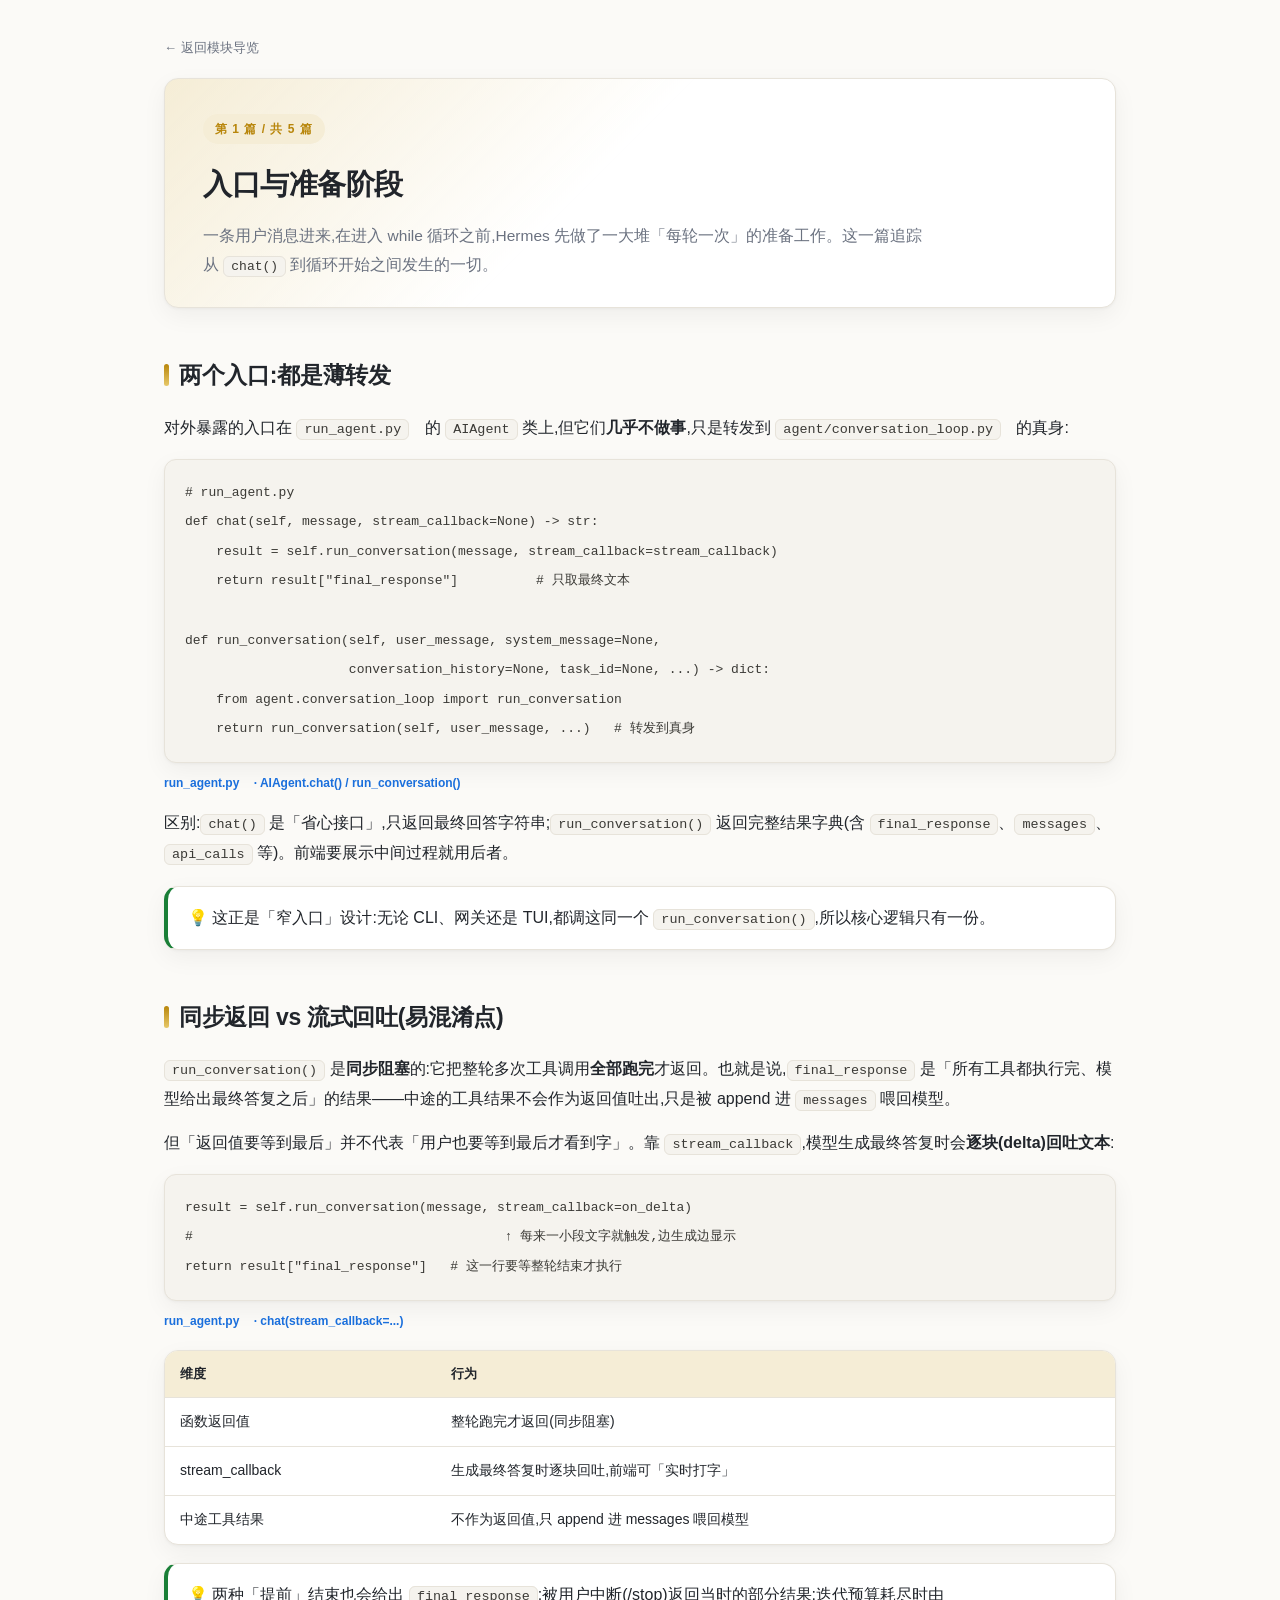
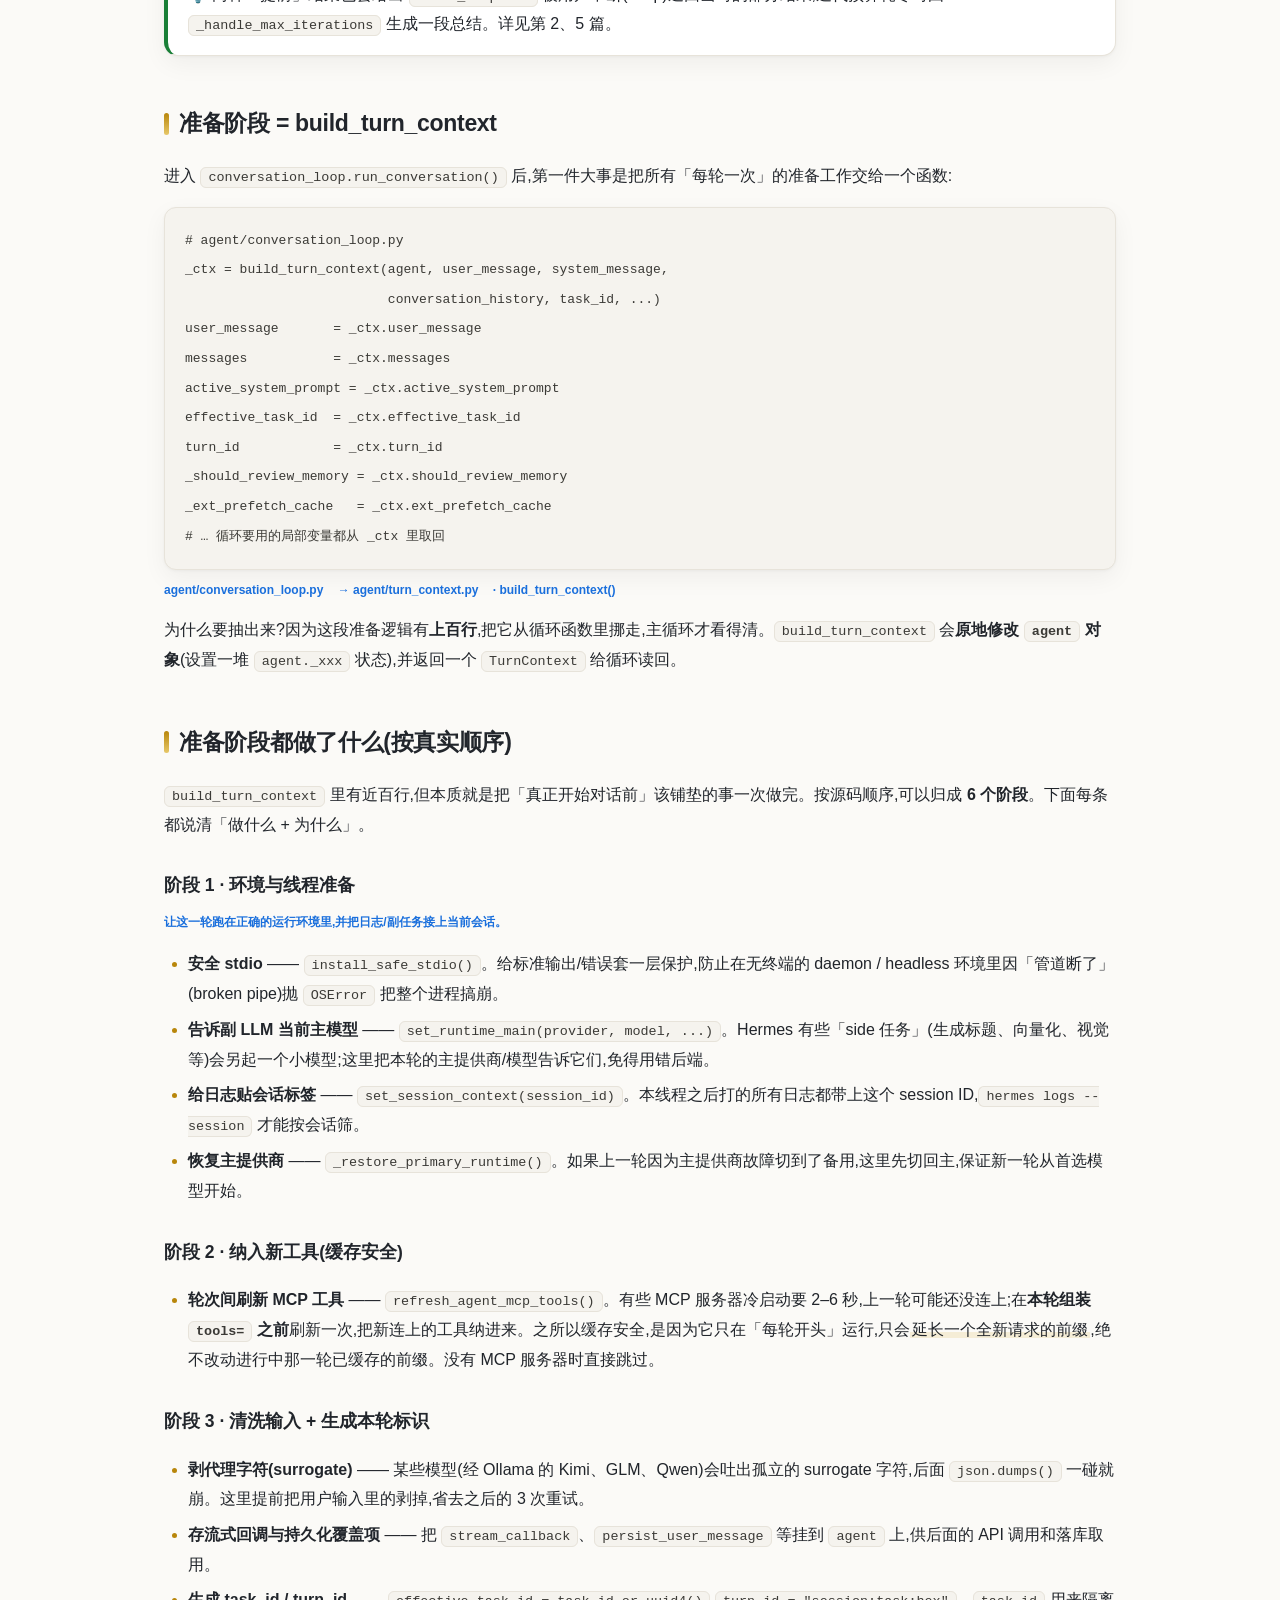
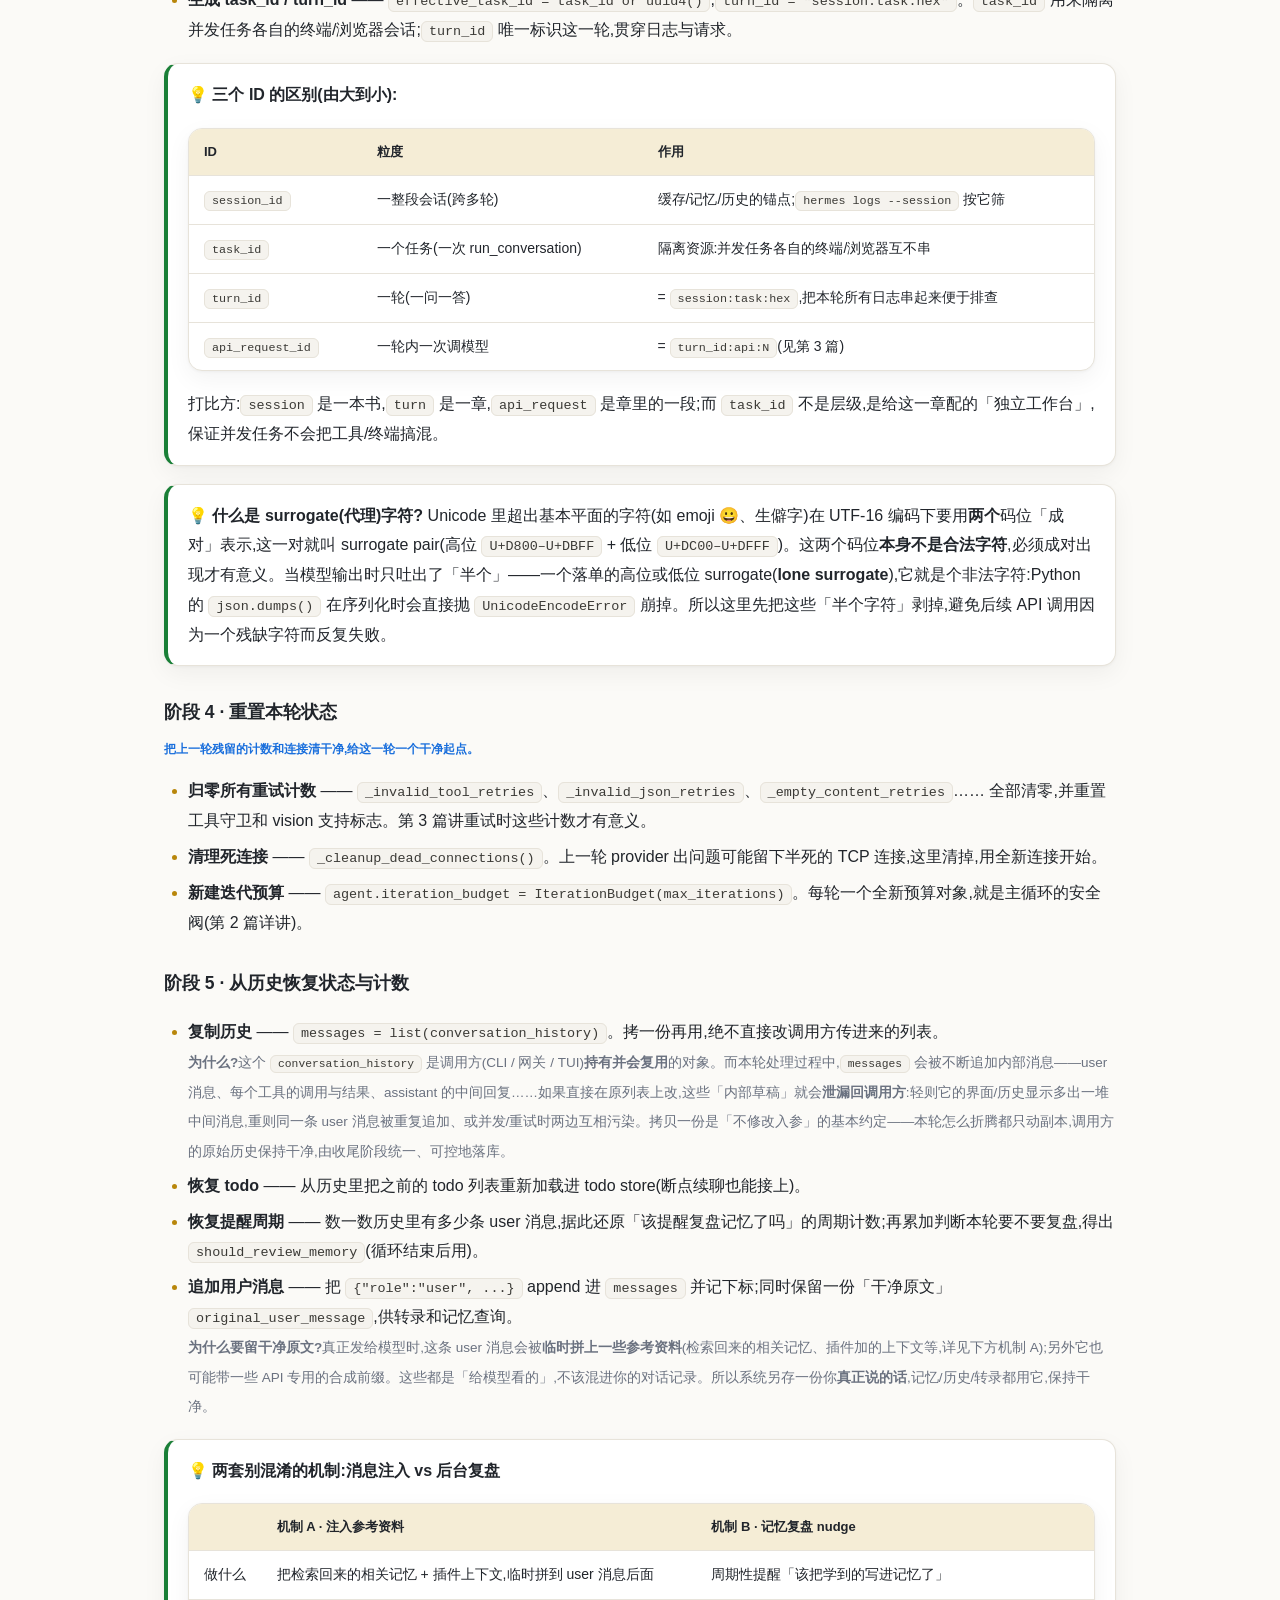
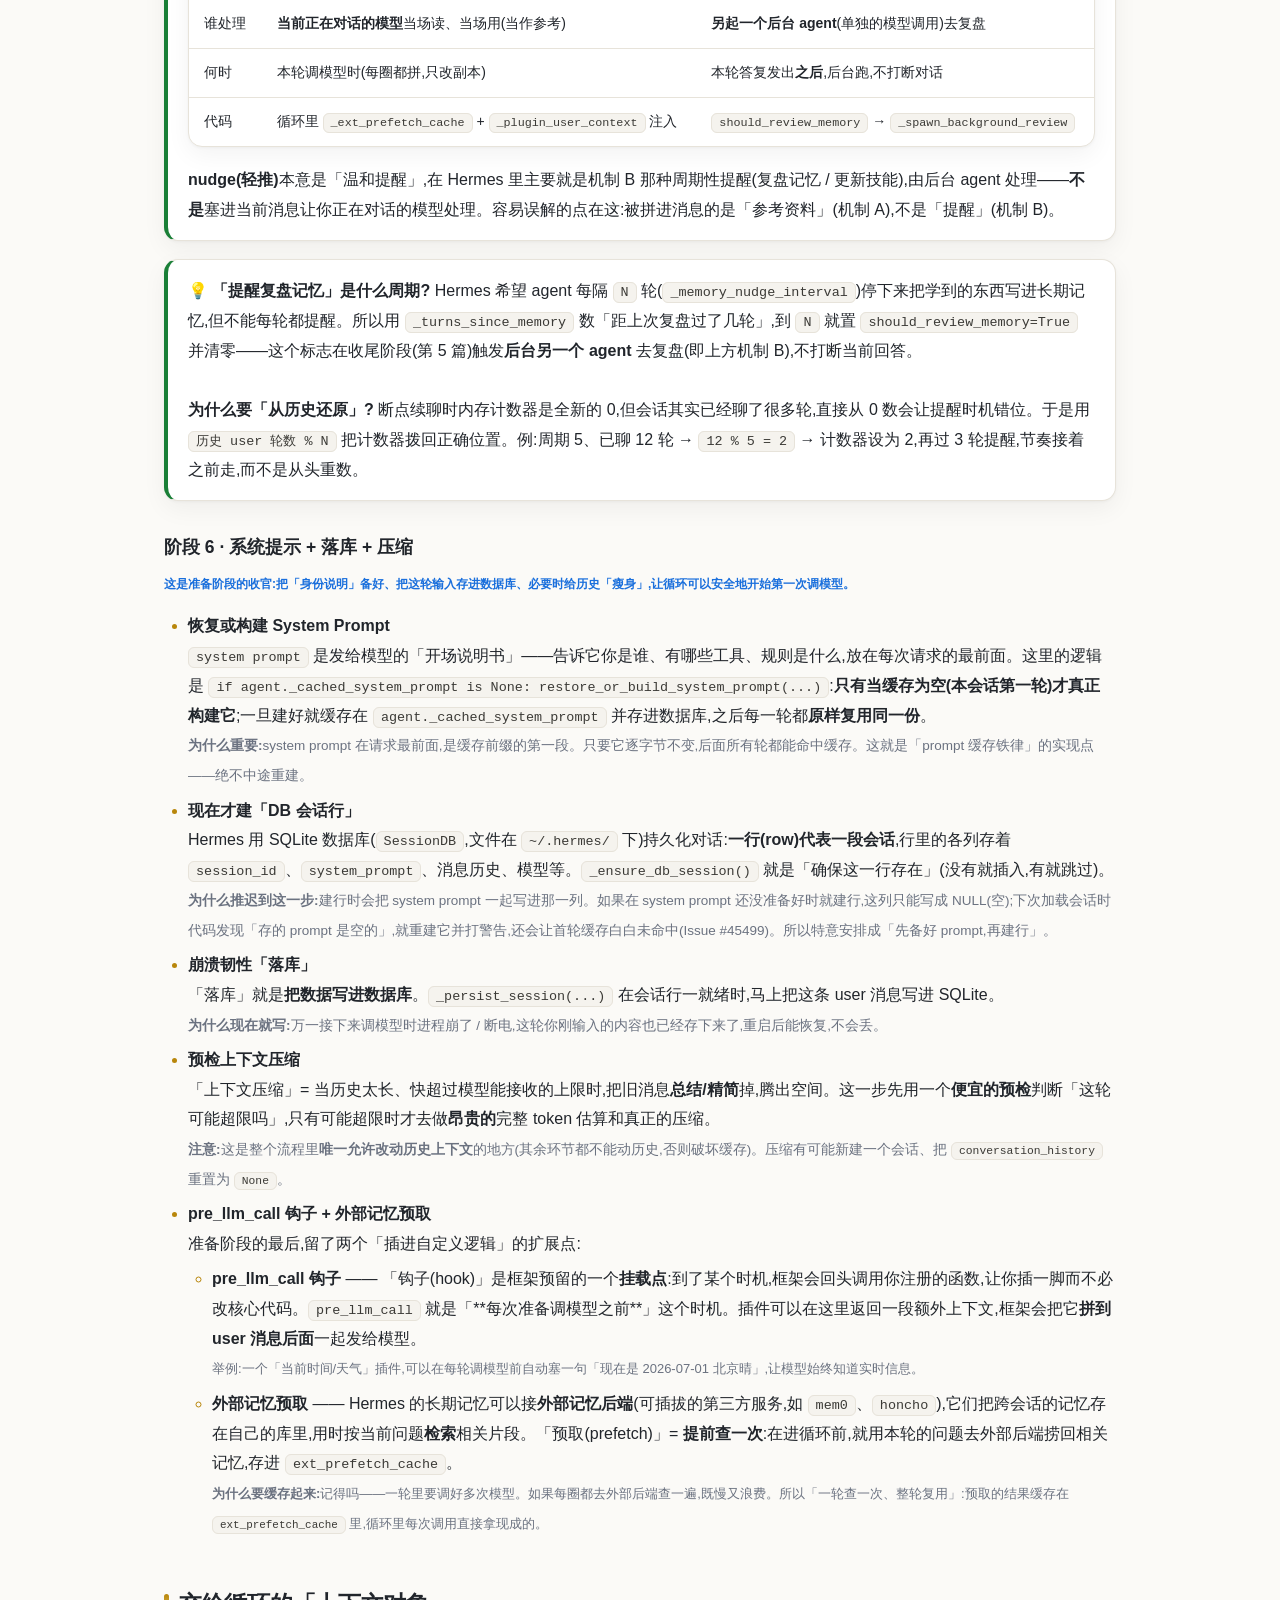
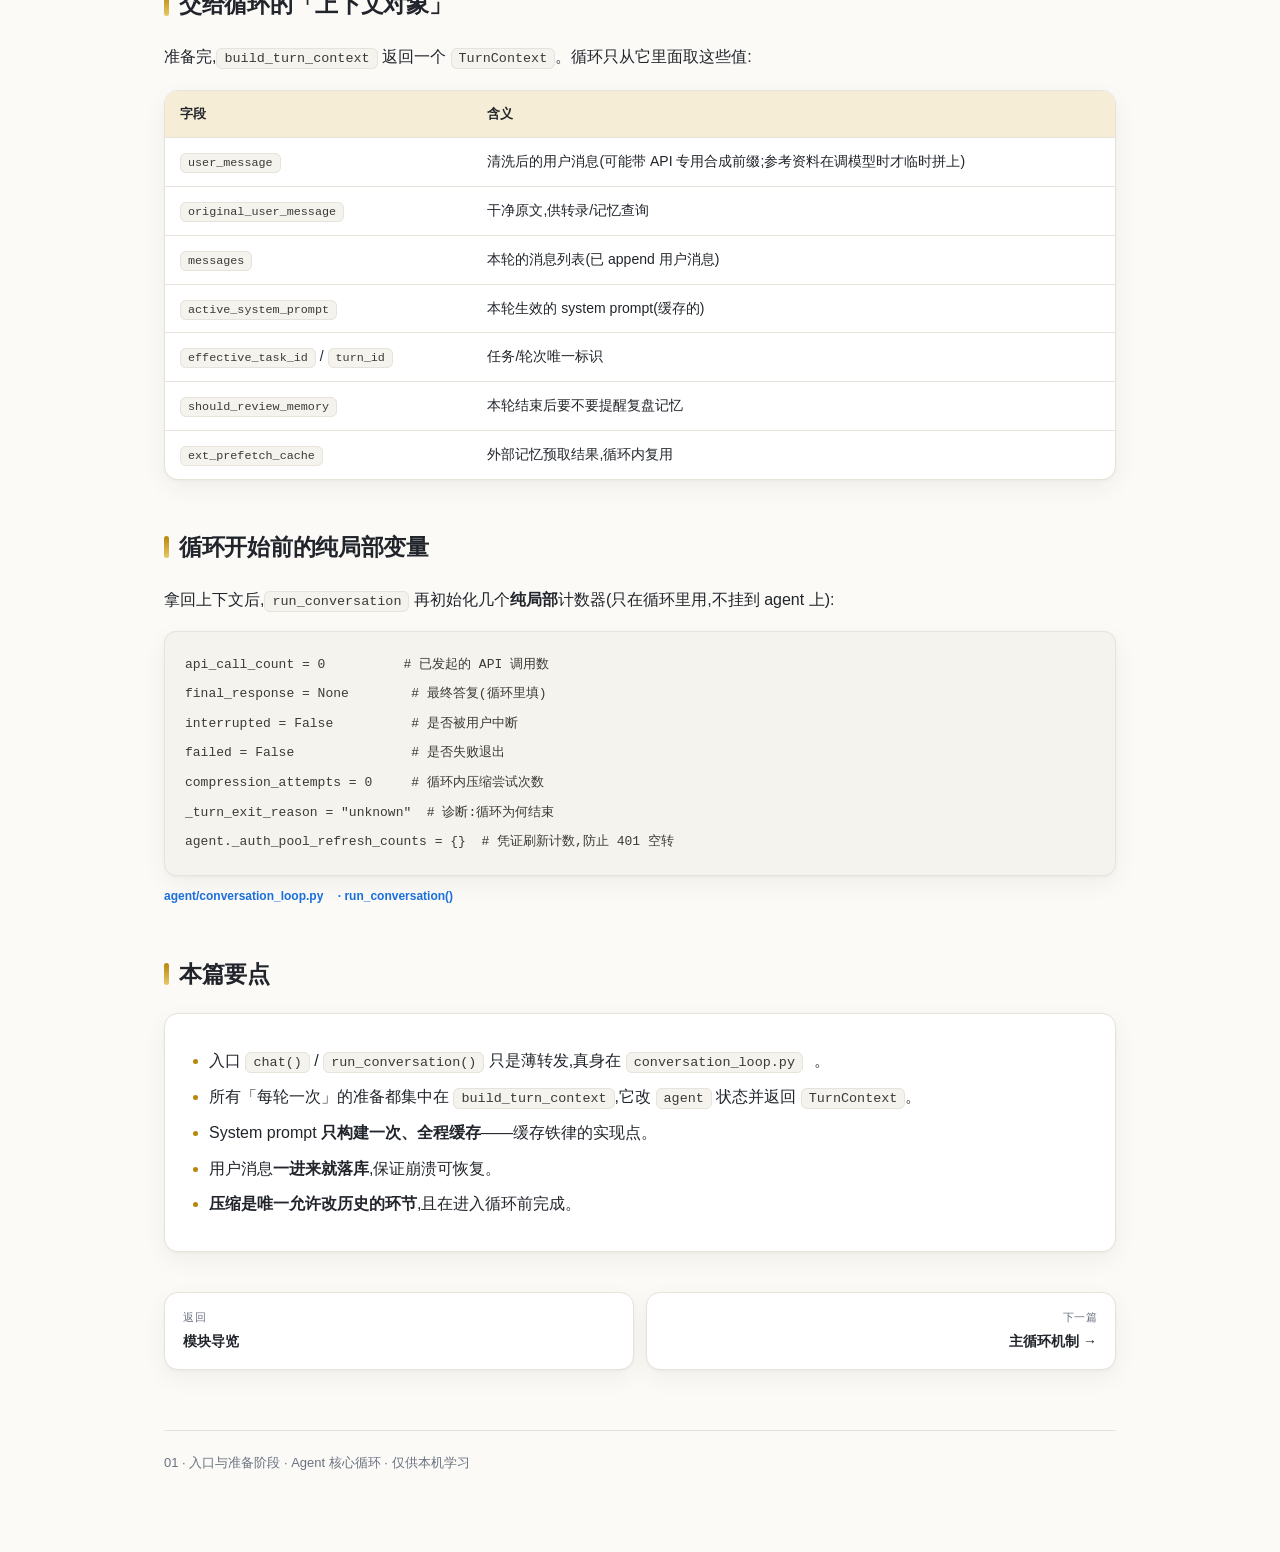
<file: project-analysis/agent/01-entry-setup.html>
<!DOCTYPE html>
<html lang="zh-CN">
<head>
<meta charset="UTF-8">
<meta name="viewport" content="width=device-width, initial-scale=1.0">
<title>01 · 入口与准备阶段 · Agent 核心循环</title>
<link rel="stylesheet" href="style.css">
</head>
<body>
<div id="progress"></div>
<div class="container">
<a class="back" href="index.html">返回模块导览</a>

<div class="hero">
  <span class="badge">第 1 篇 / 共 5 篇</span>
  <h1>入口与准备阶段</h1>
  <div class="sub">一条用户消息进来,在进入 while 循环之前,Hermes 先做了一大堆「每轮一次」的准备工作。这一篇追踪从 <code>chat()</code> 到循环开始之间发生的一切。</div>
</div>

<h2 id="entry">两个入口:都是薄转发</h2>
<p>对外暴露的入口在 <code>run_agent.py</code> 的 <code>AIAgent</code> 类上,但它们<strong>几乎不做事</strong>,只是转发到 <code>agent/conversation_loop.py</code> 的真身:</p>
<pre><code># run_agent.py
def chat(self, message, stream_callback=None) -> str:
    result = self.run_conversation(message, stream_callback=stream_callback)
    return result["final_response"]          # 只取最终文本

def run_conversation(self, user_message, system_message=None,
                     conversation_history=None, task_id=None, ...) -> dict:
    from agent.conversation_loop import run_conversation
    return run_conversation(self, user_message, ...)   # 转发到真身
</code></pre>
<div class="filehint">run_agent.py · AIAgent.chat() / run_conversation()</div>
<p>区别:<code>chat()</code> 是「省心接口」,只返回最终回答字符串;<code>run_conversation()</code> 返回完整结果字典(含 <code>final_response</code>、<code>messages</code>、<code>api_calls</code> 等)。前端要展示中间过程就用后者。</p>
<div class="box tip">这正是「窄入口」设计:无论 CLI、网关还是 TUI,都调这同一个 <code>run_conversation()</code>,所以核心逻辑只有一份。</div>

<h2 id="sync">同步返回 vs 流式回吐(易混淆点)</h2>
<p><code>run_conversation()</code> 是<strong>同步阻塞</strong>的:它把整轮多次工具调用<strong>全部跑完</strong>才返回。也就是说,<code>final_response</code> 是「所有工具都执行完、模型给出最终答复之后」的结果——中途的工具结果不会作为返回值吐出,只是被 append 进 <code>messages</code> 喂回模型。</p>
<p>但「返回值要等到最后」并不代表「用户也要等到最后才看到字」。靠 <code>stream_callback</code>,模型生成最终答复时会<strong>逐块(delta)回吐文本</strong>:</p>
<pre><code>result = self.run_conversation(message, stream_callback=on_delta)
#                                        ↑ 每来一小段文字就触发,边生成边显示
return result["final_response"]   # 这一行要等整轮结束才执行
</code></pre>
<div class="filehint">run_agent.py · chat(stream_callback=...)</div>
<table>
<tr><th>维度</th><th>行为</th></tr>
<tr><td>函数返回值</td><td>整轮跑完才返回(同步阻塞)</td></tr>
<tr><td>stream_callback</td><td>生成最终答复时逐块回吐,前端可「实时打字」</td></tr>
<tr><td>中途工具结果</td><td>不作为返回值,只 append 进 messages 喂回模型</td></tr>
</table>
<div class="box tip">两种「提前」结束也会给出 <code>final_response</code>:被用户中断(/stop)返回当时的部分结果;迭代预算耗尽时由 <code>_handle_max_iterations</code> 生成一段总结。详见第 2、5 篇。</div>

<h2 id="prologue">准备阶段 = build_turn_context</h2>
<p>进入 <code>conversation_loop.run_conversation()</code> 后,第一件大事是把所有「每轮一次」的准备工作交给一个函数:</p>
<pre><code># agent/conversation_loop.py
_ctx = build_turn_context(agent, user_message, system_message,
                          conversation_history, task_id, ...)
user_message       = _ctx.user_message
messages           = _ctx.messages
active_system_prompt = _ctx.active_system_prompt
effective_task_id  = _ctx.effective_task_id
turn_id            = _ctx.turn_id
_should_review_memory = _ctx.should_review_memory
_ext_prefetch_cache   = _ctx.ext_prefetch_cache
# … 循环要用的局部变量都从 _ctx 里取回
</code></pre>
<div class="filehint">agent/conversation_loop.py → agent/turn_context.py · build_turn_context()</div>
<p>为什么要抽出来?因为这段准备逻辑有<strong>上百行</strong>,把它从循环函数里挪走,主循环才看得清。<code>build_turn_context</code> 会<strong>原地修改 <code>agent</code> 对象</strong>(设置一堆 <code>agent._xxx</code> 状态),并返回一个 <code>TurnContext</code> 给循环读回。</p>

<h2 id="order">准备阶段都做了什么(按真实顺序)</h2>
<p><code>build_turn_context</code> 里有近百行,但本质就是把「真正开始对话前」该铺垫的事一次做完。按源码顺序,可以归成 <strong>6 个阶段</strong>。下面每条都说清「做什么 + 为什么」。</p>

<h3>阶段 1 · 环境与线程准备</h3>
<p class="filehint">让这一轮跑在正确的运行环境里,并把日志/副任务接上当前会话。</p>
<ul>
<li><strong>安全 stdio</strong> —— <code>install_safe_stdio()</code>。给标准输出/错误套一层保护,防止在无终端的 daemon / headless 环境里因「管道断了」(broken pipe)抛 <code>OSError</code> 把整个进程搞崩。</li>
<li><strong>告诉副 LLM 当前主模型</strong> —— <code>set_runtime_main(provider, model, ...)</code>。Hermes 有些「side 任务」(生成标题、向量化、视觉等)会另起一个小模型;这里把本轮的主提供商/模型告诉它们,免得用错后端。</li>
<li><strong>给日志贴会话标签</strong> —— <code>set_session_context(session_id)</code>。本线程之后打的所有日志都带上这个 session ID,<code>hermes logs --session</code> 才能按会话筛。</li>
<li><strong>恢复主提供商</strong> —— <code>_restore_primary_runtime()</code>。如果上一轮因为主提供商故障切到了备用,这里先切回主,保证新一轮从首选模型开始。</li>
</ul>

<h3>阶段 2 · 纳入新工具(缓存安全)</h3>
<ul>
<li><strong>轮次间刷新 MCP 工具</strong> —— <code>refresh_agent_mcp_tools()</code>。有些 MCP 服务器冷启动要 2–6 秒,上一轮可能还没连上;在<strong>本轮组装 <code>tools=</code> 之前</strong>刷新一次,把新连上的工具纳进来。之所以缓存安全,是因为它只在「每轮开头」运行,只会<em>延长一个全新请求的前缀</em>,绝不改动进行中那一轮已缓存的前缀。没有 MCP 服务器时直接跳过。</li>
</ul>

<h3>阶段 3 · 清洗输入 + 生成本轮标识</h3>
<ul>
<li><strong>剥代理字符(surrogate)</strong> —— 某些模型(经 Ollama 的 Kimi、GLM、Qwen)会吐出孤立的 surrogate 字符,后面 <code>json.dumps()</code> 一碰就崩。这里提前把用户输入里的剥掉,省去之后的 3 次重试。</li>
<li><strong>存流式回调与持久化覆盖项</strong> —— 把 <code>stream_callback</code>、<code>persist_user_message</code> 等挂到 <code>agent</code> 上,供后面的 API 调用和落库取用。</li>
<li><strong>生成 task_id / turn_id</strong> —— <code>effective_task_id = task_id or uuid4()</code>,<code>turn_id = "session:task:hex"</code>。<code>task_id</code> 用来隔离并发任务各自的终端/浏览器会话;<code>turn_id</code> 唯一标识这一轮,贯穿日志与请求。</li>
</ul>
<div class="box tip"><strong>三个 ID 的区别(由大到小):</strong>
<table>
<tr><th>ID</th><th>粒度</th><th>作用</th></tr>
<tr><td><code>session_id</code></td><td>一整段会话(跨多轮)</td><td>缓存/记忆/历史的锚点;<code>hermes logs --session</code> 按它筛</td></tr>
<tr><td><code>task_id</code></td><td>一个任务(一次 run_conversation)</td><td>隔离资源:并发任务各自的终端/浏览器互不串</td></tr>
<tr><td><code>turn_id</code></td><td>一轮(一问一答)</td><td>= <code>session:task:hex</code>,把本轮所有日志串起来便于排查</td></tr>
<tr><td><code>api_request_id</code></td><td>一轮内一次调模型</td><td>= <code>turn_id:api:N</code>(见第 3 篇)</td></tr>
</table>
打比方:<code>session</code> 是一本书,<code>turn</code> 是一章,<code>api_request</code> 是章里的一段;而 <code>task_id</code> 不是层级,是给这一章配的「独立工作台」,保证并发任务不会把工具/终端搞混。</div>
<div class="box tip"><strong>什么是 surrogate(代理)字符?</strong> Unicode 里超出基本平面的字符(如 emoji 😀、生僻字)在 UTF-16 编码下要用<strong>两个</strong>码位「成对」表示,这一对就叫 surrogate pair(高位 <code>U+D800–U+DBFF</code> + 低位 <code>U+DC00–U+DFFF</code>)。这两个码位<strong>本身不是合法字符</strong>,必须成对出现才有意义。当模型输出时只吐出了「半个」——一个落单的高位或低位 surrogate(<strong>lone surrogate</strong>),它就是个非法字符:Python 的 <code>json.dumps()</code> 在序列化时会直接抛 <code>UnicodeEncodeError</code> 崩掉。所以这里先把这些「半个字符」剥掉,避免后续 API 调用因为一个残缺字符而反复失败。</div>

<h3>阶段 4 · 重置本轮状态</h3>
<p class="filehint">把上一轮残留的计数和连接清干净,给这一轮一个干净起点。</p>
<ul>
<li><strong>归零所有重试计数</strong> —— <code>_invalid_tool_retries</code>、<code>_invalid_json_retries</code>、<code>_empty_content_retries</code>…… 全部清零,并重置工具守卫和 vision 支持标志。第 3 篇讲重试时这些计数才有意义。</li>
<li><strong>清理死连接</strong> —— <code>_cleanup_dead_connections()</code>。上一轮 provider 出问题可能留下半死的 TCP 连接,这里清掉,用全新连接开始。</li>
<li><strong>新建迭代预算</strong> —— <code>agent.iteration_budget = IterationBudget(max_iterations)</code>。每轮一个全新预算对象,就是主循环的安全阀(第 2 篇详讲)。</li>
</ul>

<h3>阶段 5 · 从历史恢复状态与计数</h3>
<ul>
<li><strong>复制历史</strong> —— <code>messages = list(conversation_history)</code>。拷一份再用,绝不直接改调用方传进来的列表。<br><span style="color:var(--muted);font-size:13.5px;"><strong>为什么?</strong>这个 <code>conversation_history</code> 是调用方(CLI / 网关 / TUI)<strong>持有并会复用</strong>的对象。而本轮处理过程中,<code>messages</code> 会被不断追加内部消息——user 消息、每个工具的调用与结果、assistant 的中间回复……如果直接在原列表上改,这些「内部草稿」就会<strong>泄漏回调用方</strong>:轻则它的界面/历史显示多出一堆中间消息,重则同一条 user 消息被重复追加、或并发/重试时两边互相污染。拷贝一份是「不修改入参」的基本约定——本轮怎么折腾都只动副本,调用方的原始历史保持干净,由收尾阶段统一、可控地落库。</span></li>
<li><strong>恢复 todo</strong> —— 从历史里把之前的 todo 列表重新加载进 todo store(断点续聊也能接上)。</li>
<li><strong>恢复提醒周期</strong> —— 数一数历史里有多少条 user 消息,据此还原「该提醒复盘记忆了吗」的周期计数;再累加判断本轮要不要复盘,得出 <code>should_review_memory</code>(循环结束后用)。</li>
<li><strong>追加用户消息</strong> —— 把 <code>{"role":"user", ...}</code> append 进 <code>messages</code> 并记下标;同时保留一份「干净原文」<code>original_user_message</code>,供转录和记忆查询。<br><span style="color:var(--muted);font-size:13.5px;"><strong>为什么要留干净原文?</strong>真正发给模型时,这条 user 消息会被<strong>临时拼上一些参考资料</strong>(检索回来的相关记忆、插件加的上下文等,详见下方机制 A);另外它也可能带一些 API 专用的合成前缀。这些都是「给模型看的」,不该混进你的对话记录。所以系统另存一份你<strong>真正说的话</strong>,记忆/历史/转录都用它,保持干净。</span></li>
</ul>
<div class="box tip"><strong>两套别混淆的机制:消息注入 vs 后台复盘</strong>
<table>
<tr><th></th><th>机制 A · 注入参考资料</th><th>机制 B · 记忆复盘 nudge</th></tr>
<tr><td>做什么</td><td>把检索回来的相关记忆 + 插件上下文,临时拼到 user 消息后面</td><td>周期性提醒「该把学到的写进记忆了」</td></tr>
<tr><td>谁处理</td><td><strong>当前正在对话的模型</strong>当场读、当场用(当作参考)</td><td><strong>另起一个后台 agent</strong>(单独的模型调用)去复盘</td></tr>
<tr><td>何时</td><td>本轮调模型时(每圈都拼,只改副本)</td><td>本轮答复发出<strong>之后</strong>,后台跑,不打断对话</td></tr>
<tr><td>代码</td><td>循环里 <code>_ext_prefetch_cache</code> + <code>_plugin_user_context</code> 注入</td><td><code>should_review_memory</code> → <code>_spawn_background_review</code></td></tr>
</table>
<strong>nudge(轻推)</strong>本意是「温和提醒」,在 Hermes 里主要就是机制 B 那种周期性提醒(复盘记忆 / 更新技能),由后台 agent 处理——<strong>不是</strong>塞进当前消息让你正在对话的模型处理。容易误解的点在这:被拼进消息的是「参考资料」(机制 A),不是「提醒」(机制 B)。</div>
<div class="box tip"><strong>「提醒复盘记忆」是什么周期?</strong> Hermes 希望 agent 每隔 <code>N</code> 轮(<code>_memory_nudge_interval</code>)停下来把学到的东西写进长期记忆,但不能每轮都提醒。所以用 <code>_turns_since_memory</code> 数「距上次复盘过了几轮」,到 <code>N</code> 就置 <code>should_review_memory=True</code> 并清零——这个标志在收尾阶段(第 5 篇)触发<strong>后台另一个 agent</strong> 去复盘(即上方机制 B),不打断当前回答。<br><br><strong>为什么要「从历史还原」?</strong> 断点续聊时内存计数器是全新的 0,但会话其实已经聊了很多轮,直接从 0 数会让提醒时机错位。于是用 <code>历史 user 轮数 % N</code> 把计数器拨回正确位置。例:周期 5、已聊 12 轮 → <code>12 % 5 = 2</code> → 计数器设为 2,再过 3 轮提醒,节奏接着之前走,而不是从头重数。</div>

<h3>阶段 6 · 系统提示 + 落库 + 压缩</h3>
<p class="filehint">这是准备阶段的收官:把「身份说明」备好、把这轮输入存进数据库、必要时给历史「瘦身」,让循环可以安全地开始第一次调模型。</p>
<ul>
<li><strong>恢复或构建 System Prompt</strong><br>
<code>system prompt</code> 是发给模型的「开场说明书」——告诉它你是谁、有哪些工具、规则是什么,放在每次请求的最前面。这里的逻辑是 <code>if agent._cached_system_prompt is None: restore_or_build_system_prompt(...)</code>:<strong>只有当缓存为空(本会话第一轮)才真正构建它</strong>;一旦建好就缓存在 <code>agent._cached_system_prompt</code> 并存进数据库,之后每一轮都<strong>原样复用同一份</strong>。
<br><span style="color:var(--muted);font-size:13.5px;"><strong>为什么重要:</strong>system prompt 在请求最前面,是缓存前缀的第一段。只要它逐字节不变,后面所有轮都能命中缓存。这就是「prompt 缓存铁律」的实现点——绝不中途重建。</span></li>

<li><strong>现在才建「DB 会话行」</strong><br>
Hermes 用 SQLite 数据库(<code>SessionDB</code>,文件在 <code>~/.hermes/</code> 下)持久化对话:<strong>一行(row)代表一段会话</strong>,行里的各列存着 <code>session_id</code>、<code>system_prompt</code>、消息历史、模型等。<code>_ensure_db_session()</code> 就是「确保这一行存在」(没有就插入,有就跳过)。
<br><span style="color:var(--muted);font-size:13.5px;"><strong>为什么推迟到这一步:</strong>建行时会把 system prompt 一起写进那一列。如果在 system prompt 还没准备好时就建行,这列只能写成 NULL(空);下次加载会话时代码发现「存的 prompt 是空的」,就重建它并打警告,还会让首轮缓存白白未命中(Issue #45499)。所以特意安排成「先备好 prompt,再建行」。</span></li>

<li><strong>崩溃韧性「落库」</strong><br>
「落库」就是<strong>把数据写进数据库</strong>。<code>_persist_session(...)</code> 在会话行一就绪时,马上把这条 user 消息写进 SQLite。
<br><span style="color:var(--muted);font-size:13.5px;"><strong>为什么现在就写:</strong>万一接下来调模型时进程崩了 / 断电,这轮你刚输入的内容也已经存下来了,重启后能恢复,不会丢。</span></li>

<li><strong>预检上下文压缩</strong><br>
「上下文压缩」= 当历史太长、快超过模型能接收的上限时,把旧消息<strong>总结/精简</strong>掉,腾出空间。这一步先用一个<strong>便宜的预检</strong>判断「这轮可能超限吗」,只有可能超限时才去做<strong>昂贵的</strong>完整 token 估算和真正的压缩。
<br><span style="color:var(--muted);font-size:13.5px;"><strong>注意:</strong>这是整个流程里<strong>唯一允许改动历史上下文</strong>的地方(其余环节都不能动历史,否则破坏缓存)。压缩有可能新建一个会话、把 <code>conversation_history</code> 重置为 <code>None</code>。</span></li>

<li><strong>pre_llm_call 钩子 + 外部记忆预取</strong><br>
准备阶段的最后,留了两个「插进自定义逻辑」的扩展点:
<ul style="margin-top:6px;">
<li><strong>pre_llm_call 钩子</strong> —— 「钩子(hook)」是框架预留的一个<strong>挂载点</strong>:到了某个时机,框架会回头调用你注册的函数,让你插一脚而不必改核心代码。<code>pre_llm_call</code> 就是「**每次准备调模型之前**」这个时机。插件可以在这里返回一段额外上下文,框架会把它<strong>拼到 user 消息后面</strong>一起发给模型。<br><span style="color:var(--muted);font-size:13px;">举例:一个「当前时间/天气」插件,可以在每轮调模型前自动塞一句「现在是 2026-07-01 北京晴」,让模型始终知道实时信息。</span></li>
<li><strong>外部记忆预取</strong> —— Hermes 的长期记忆可以接<strong>外部记忆后端</strong>(可插拔的第三方服务,如 <code>mem0</code>、<code>honcho</code>),它们把跨会话的记忆存在自己的库里,用时按当前问题<strong>检索</strong>相关片段。「预取(prefetch)」= <strong>提前查一次</strong>:在进循环前,就用本轮的问题去外部后端捞回相关记忆,存进 <code>ext_prefetch_cache</code>。<br><span style="color:var(--muted);font-size:13px;"><strong>为什么要缓存起来:</strong>记得吗——一轮里要调好多次模型。如果每圈都去外部后端查一遍,既慢又浪费。所以「一轮查一次、整轮复用」:预取的结果缓存在 <code>ext_prefetch_cache</code> 里,循环里每次调用直接拿现成的。</span></li>
</ul>
</li>
</ul>

<h2 id="ctx">交给循环的「上下文对象」</h2>
<p>准备完,<code>build_turn_context</code> 返回一个 <code>TurnContext</code>。循环只从它里面取这些值:</p>
<table>
<tr><th>字段</th><th>含义</th></tr>
<tr><td><code>user_message</code></td><td>清洗后的用户消息(可能带 API 专用合成前缀;参考资料在调模型时才临时拼上)</td></tr>
<tr><td><code>original_user_message</code></td><td>干净原文,供转录/记忆查询</td></tr>
<tr><td><code>messages</code></td><td>本轮的消息列表(已 append 用户消息)</td></tr>
<tr><td><code>active_system_prompt</code></td><td>本轮生效的 system prompt(缓存的)</td></tr>
<tr><td><code>effective_task_id</code> / <code>turn_id</code></td><td>任务/轮次唯一标识</td></tr>
<tr><td><code>should_review_memory</code></td><td>本轮结束后要不要提醒复盘记忆</td></tr>
<tr><td><code>ext_prefetch_cache</code></td><td>外部记忆预取结果,循环内复用</td></tr>
</table>

<h2 id="counters">循环开始前的纯局部变量</h2>
<p>拿回上下文后,<code>run_conversation</code> 再初始化几个<strong>纯局部</strong>计数器(只在循环里用,不挂到 agent 上):</p>
<pre><code>api_call_count = 0          # 已发起的 API 调用数
final_response = None        # 最终答复(循环里填)
interrupted = False          # 是否被用户中断
failed = False               # 是否失败退出
compression_attempts = 0     # 循环内压缩尝试次数
_turn_exit_reason = "unknown"  # 诊断:循环为何结束
agent._auth_pool_refresh_counts = {}  # 凭证刷新计数,防止 401 空转
</code></pre>
<div class="filehint">agent/conversation_loop.py · run_conversation()</div>

<h2 id="takeaway">本篇要点</h2>
<div class="box">
<ul>
<li>入口 <code>chat()</code> / <code>run_conversation()</code> 只是薄转发,真身在 <code>conversation_loop.py</code>。</li>
<li>所有「每轮一次」的准备都集中在 <code>build_turn_context</code>,它改 <code>agent</code> 状态并返回 <code>TurnContext</code>。</li>
<li>System prompt <strong>只构建一次、全程缓存</strong>——缓存铁律的实现点。</li>
<li>用户消息<strong>一进来就落库</strong>,保证崩溃可恢复。</li>
<li><strong>压缩是唯一允许改历史的环节</strong>,且在进入循环前完成。</li>
</ul>
</div>

<div class="docnav">
  <a href="index.html">
    <div class="label">返回</div>
    <div class="title">模块导览</div>
  </a>
  <a class="next" href="02-main-loop.html">
    <div class="label">下一篇</div>
    <div class="title">主循环机制 →</div>
  </a>
</div>

<footer>01 · 入口与准备阶段 · Agent 核心循环 · 仅供本机学习</footer>
</div>
<script src="../vscode-links.js"></script>
<script>
  const bar = document.getElementById('progress');
  const onScroll = () => { const h=document.documentElement; const sc=h.scrollTop||document.body.scrollTop;
    const max=h.scrollHeight-h.clientHeight; bar.style.width=(max>0?(sc/max)*100:0)+'%'; };
  document.addEventListener('scroll', onScroll, { passive:true }); onScroll();
</script>
</body>
</html>
</file>
<file: project-analysis/agent/style.css>
/* Hermes 源码学习 · agent 核心循环模块 · 共享样式 */
:root {
  --bg:#fbfaf7; --panel:#ffffff; --fg:#21252b; --muted:#6b7280; --border:#e7e3da;
  --accent:#b8860b; --accent-soft:#f5edd6; --accent2:#1a6fdc;
  --code-bg:#f5f3ee; --code-fg:#3b3a36;
  --warn:#9a6700; --warn-bg:#fff8c5; --ok:#1a7f37; --ok-bg:#dafbe1; --bad:#cf222e; --bad-bg:#ffebe9;
  --shadow:0 1px 3px rgba(0,0,0,.04), 0 8px 24px rgba(0,0,0,.05);
  --radius:14px;
}
@media (prefers-color-scheme: dark) {
  :root { --bg:#0b0e14; --panel:#11161f; --fg:#e6edf3; --muted:#9aa4b2; --border:#222a36;
          --accent:#e3b341; --accent-soft:#231d10; --accent2:#58a6ff;
          --code-bg:#0d1117; --code-fg:#c9d1d9; --warn-bg:#2d2a00; --ok-bg:#0f2417; --bad-bg:#2d0f12;
          --shadow:0 1px 3px rgba(0,0,0,.3), 0 8px 30px rgba(0,0,0,.4); }
}
* { box-sizing:border-box; }
html { scroll-behavior:smooth; }
body { margin:0; font-family:-apple-system,BlinkMacSystemFont,"PingFang SC","Segoe UI",Roboto,Helvetica,Arial,sans-serif;
       color:var(--fg); background:radial-gradient(1200px 600px at 100% -5%, var(--accent-soft), transparent 55%),var(--bg);
       line-height:1.85; font-size:16px; -webkit-font-smoothing:antialiased; }
#progress { position:fixed; top:0; left:0; height:3px; width:0;
            background:linear-gradient(90deg,var(--accent),#e7c869); z-index:99; transition:width .1s; }
.container { max-width:1000px; margin:0 auto; padding:32px 24px 90px; }
.back { display:inline-block; font-size:13px; color:var(--muted); text-decoration:none; margin-bottom:18px; }
.back:hover { color:var(--accent2); }
.back::before { content:"← "; }

.hero { background:var(--panel); border:1px solid var(--border); border-radius:var(--radius);
        padding:34px 38px 28px; box-shadow:var(--shadow); margin-bottom:28px;
        background-image:linear-gradient(135deg, var(--accent-soft) 0%, transparent 45%); }
.hero .badge { display:inline-block; font-size:12px; font-weight:700; letter-spacing:1px;
               color:var(--accent); background:var(--accent-soft); padding:4px 12px; border-radius:20px; text-transform:uppercase; }
.hero h1 { margin:14px 0 0; font-size:29px; font-weight:800; letter-spacing:-.5px; }
.hero .sub { color:var(--muted); margin-top:10px; font-size:15.5px; max-width:720px; }

h2 { font-size:23px; font-weight:700; margin:46px 0 16px; letter-spacing:-.3px;
     display:flex; align-items:center; gap:10px; scroll-margin-top:20px; }
h2::before { content:""; width:5px; height:22px; border-radius:3px; background:linear-gradient(180deg,var(--accent),#e7c869); }
h3 { font-size:17.5px; font-weight:700; margin-top:30px; scroll-margin-top:20px; }
h4 { font-size:14.5px; font-weight:700; margin-top:22px; color:var(--accent2); }
p { margin:14px 0; }
a { color:var(--accent2); }
strong { font-weight:700; }
em { color:var(--fg); font-style:normal; background:linear-gradient(180deg,transparent 65%,var(--accent-soft) 65%); padding:0 2px; }

code { background:var(--code-bg); padding:2px 7px; border-radius:6px; font-size:84%; color:var(--code-fg);
       font-family:"SF Mono",Menlo,Consolas,monospace; border:1px solid var(--border); }
pre { background:var(--code-bg); padding:18px 20px; border-radius:12px; overflow-x:auto;
      border:1px solid var(--border); box-shadow:var(--shadow); }
pre code { background:none; padding:0; border:none; font-size:13px; line-height:1.7; }
.filehint { font-size:12px; color:var(--accent2); font-weight:600; margin:-8px 0 8px; }

blockquote { border:none; margin:0 0 18px; padding:16px 20px; background:var(--panel);
             border-radius:var(--radius); box-shadow:var(--shadow); border-left:4px solid var(--accent); font-size:15px; }
.box { border:1px solid var(--border); border-radius:var(--radius); padding:16px 20px; margin:18px 0;
       background:var(--panel); box-shadow:var(--shadow); }
.box.warn { background:linear-gradient(0deg,var(--warn-bg),var(--warn-bg)); border-color:#e6c200; border-left:4px solid var(--warn); }
.box.warn::before { content:"⚠ "; font-weight:700; }
.box.tip { border-left:4px solid var(--ok); }
.box.tip::before { content:"💡 "; }

.diagram { background:var(--panel); border:1px solid var(--border); border-radius:var(--radius);
           padding:22px; box-shadow:var(--shadow); margin:18px 0; overflow-x:auto; text-align:center; }
.diagram .mermaid { display:inline-block; min-width:100%; }

.steps { counter-reset:step; margin:18px 0; padding:0; list-style:none; }
.steps > li { position:relative; background:var(--panel); border:1px solid var(--border); border-radius:var(--radius);
              padding:18px 20px 18px 64px; margin-bottom:14px; box-shadow:var(--shadow); }
.steps > li::before { counter-increment:step; content:counter(step); position:absolute; left:18px; top:18px;
                      width:30px; height:30px; border-radius:50%; background:linear-gradient(135deg,var(--accent),#e7c869);
                      color:#1a1505; font-weight:800; display:flex; align-items:center; justify-content:center; font-size:14px; }
.steps > li h4 { margin:0 0 6px; font-size:16px; color:var(--fg); }
.steps > li p { margin:6px 0 0; font-size:14px; color:var(--muted); }
.steps .where { font-size:12px; color:var(--accent2); font-weight:600; }

table { border-collapse:separate; border-spacing:0; width:100%; margin:18px 0; font-size:14px;
        background:var(--panel); border:1px solid var(--border); border-radius:var(--radius); overflow:hidden; box-shadow:var(--shadow); }
th,td { padding:11px 15px; text-align:left; border-bottom:1px solid var(--border); vertical-align:top; }
tr:last-child td { border-bottom:none; }
th { background:var(--accent-soft); font-weight:700; font-size:13px; }
tr:hover { background:var(--code-bg); }
ul,ol { padding-left:24px; }
li { margin:6px 0; }
li::marker { color:var(--accent); }

/* 文档间导航 */
.docnav { display:flex; justify-content:space-between; gap:12px; margin-top:40px; }
.docnav a { flex:1; text-decoration:none; padding:14px 18px; border:1px solid var(--border); border-radius:var(--radius);
            background:var(--panel); box-shadow:var(--shadow); transition:all .15s; font-size:14px; }
.docnav a:hover { border-color:var(--accent); transform:translateY(-2px); }
.docnav .label { font-size:11px; color:var(--muted); text-transform:uppercase; letter-spacing:.5px; }
.docnav .title { font-weight:700; color:var(--fg); margin-top:2px; }
.docnav .next { text-align:right; }

/* 模块导航卡片(index 用) */
.toc { display:grid; grid-template-columns:1fr; gap:14px; margin-top:18px; }
.toc a { display:flex; align-items:flex-start; gap:16px; text-decoration:none; background:var(--panel);
         border:1px solid var(--border); border-radius:var(--radius); padding:18px 20px; box-shadow:var(--shadow);
         transition:all .15s; }
.toc a:hover { border-color:var(--accent); transform:translateY(-2px); }
.toc .n { flex-shrink:0; width:34px; height:34px; border-radius:9px; background:linear-gradient(135deg,var(--accent),#e7c869);
          color:#1a1505; font-weight:800; display:flex; align-items:center; justify-content:center; font-size:15px; }
.toc .tc-body { flex:1; }
.toc .tc-title { font-weight:700; color:var(--fg); font-size:16px; }
.toc .tc-desc { color:var(--muted); font-size:13.5px; margin-top:3px; }
.toc .tc-files { color:var(--accent2); font-size:12px; margin-top:6px; font-family:"SF Mono",Menlo,Consolas,monospace; }

footer { margin-top:60px; color:var(--muted); font-size:13px; border-top:1px solid var(--border); padding-top:20px; }

@media (max-width:720px) { .docnav { flex-direction:column; } }
</file>
